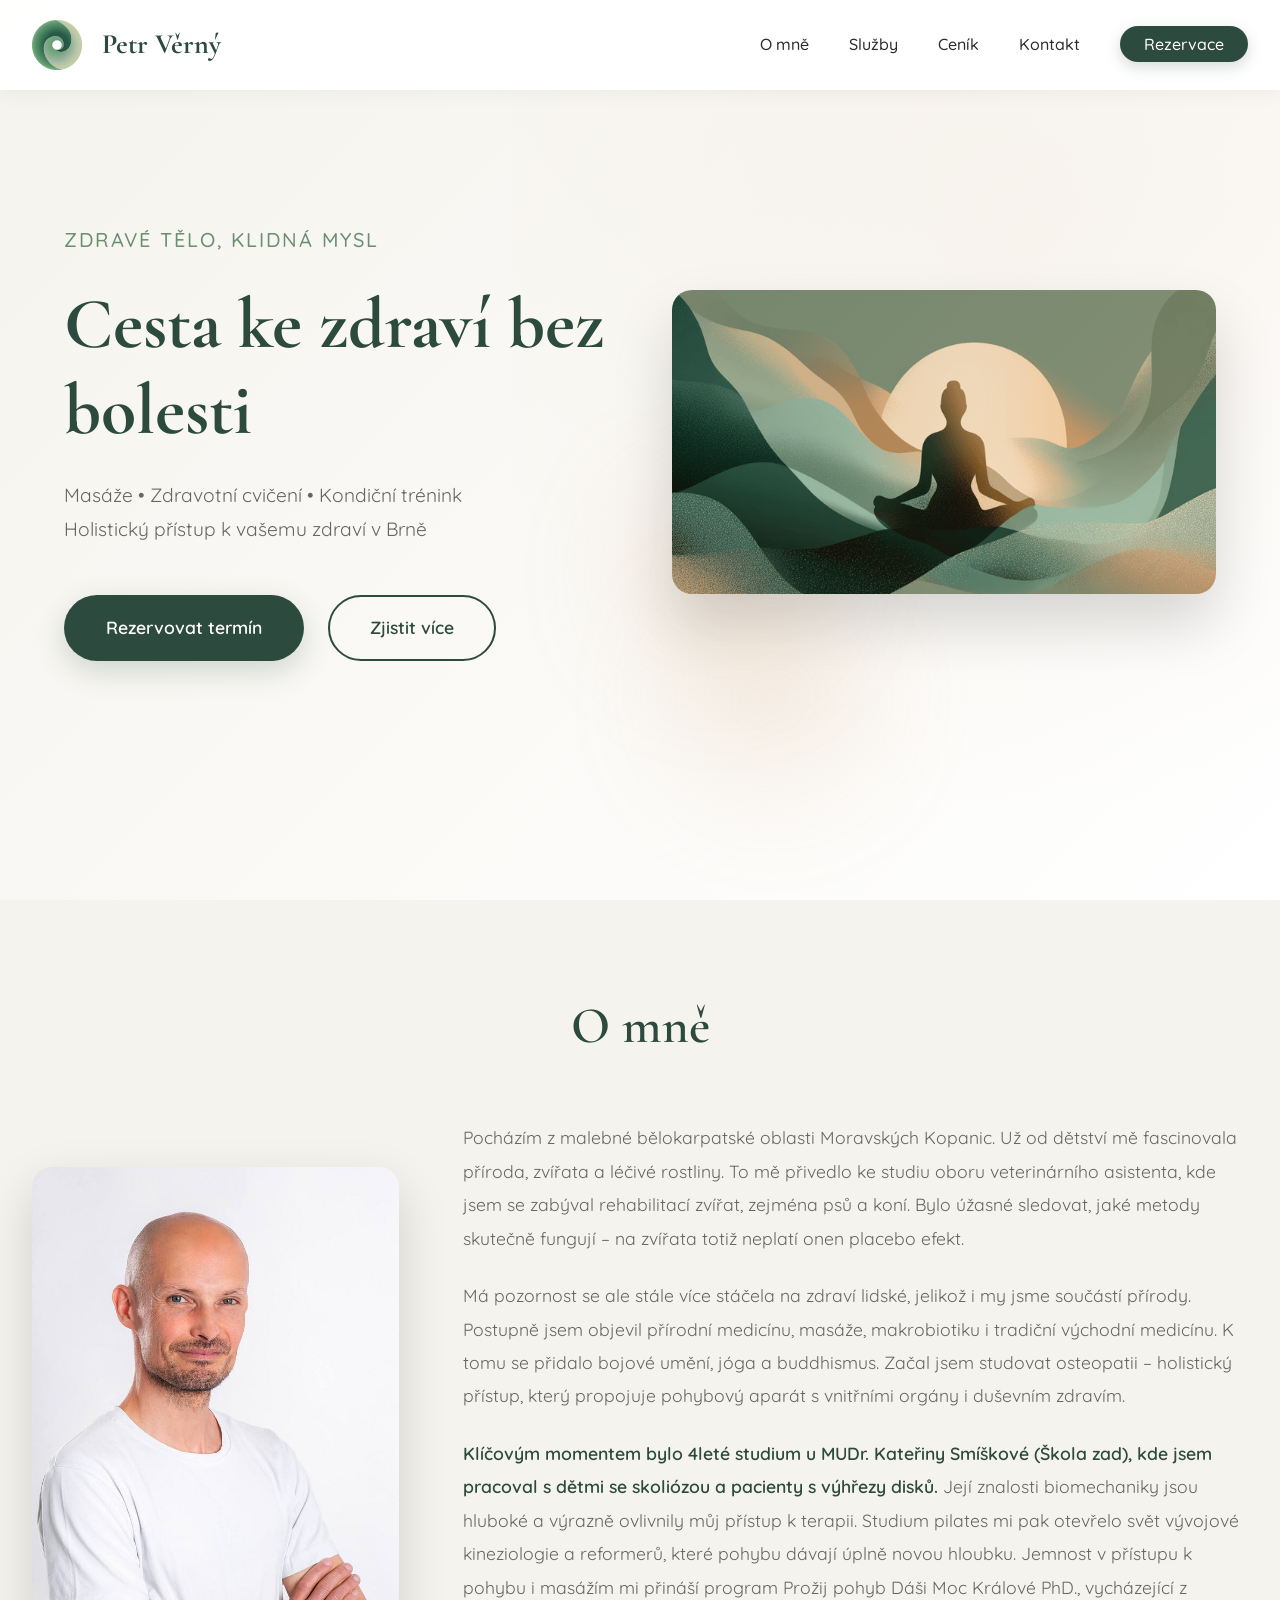
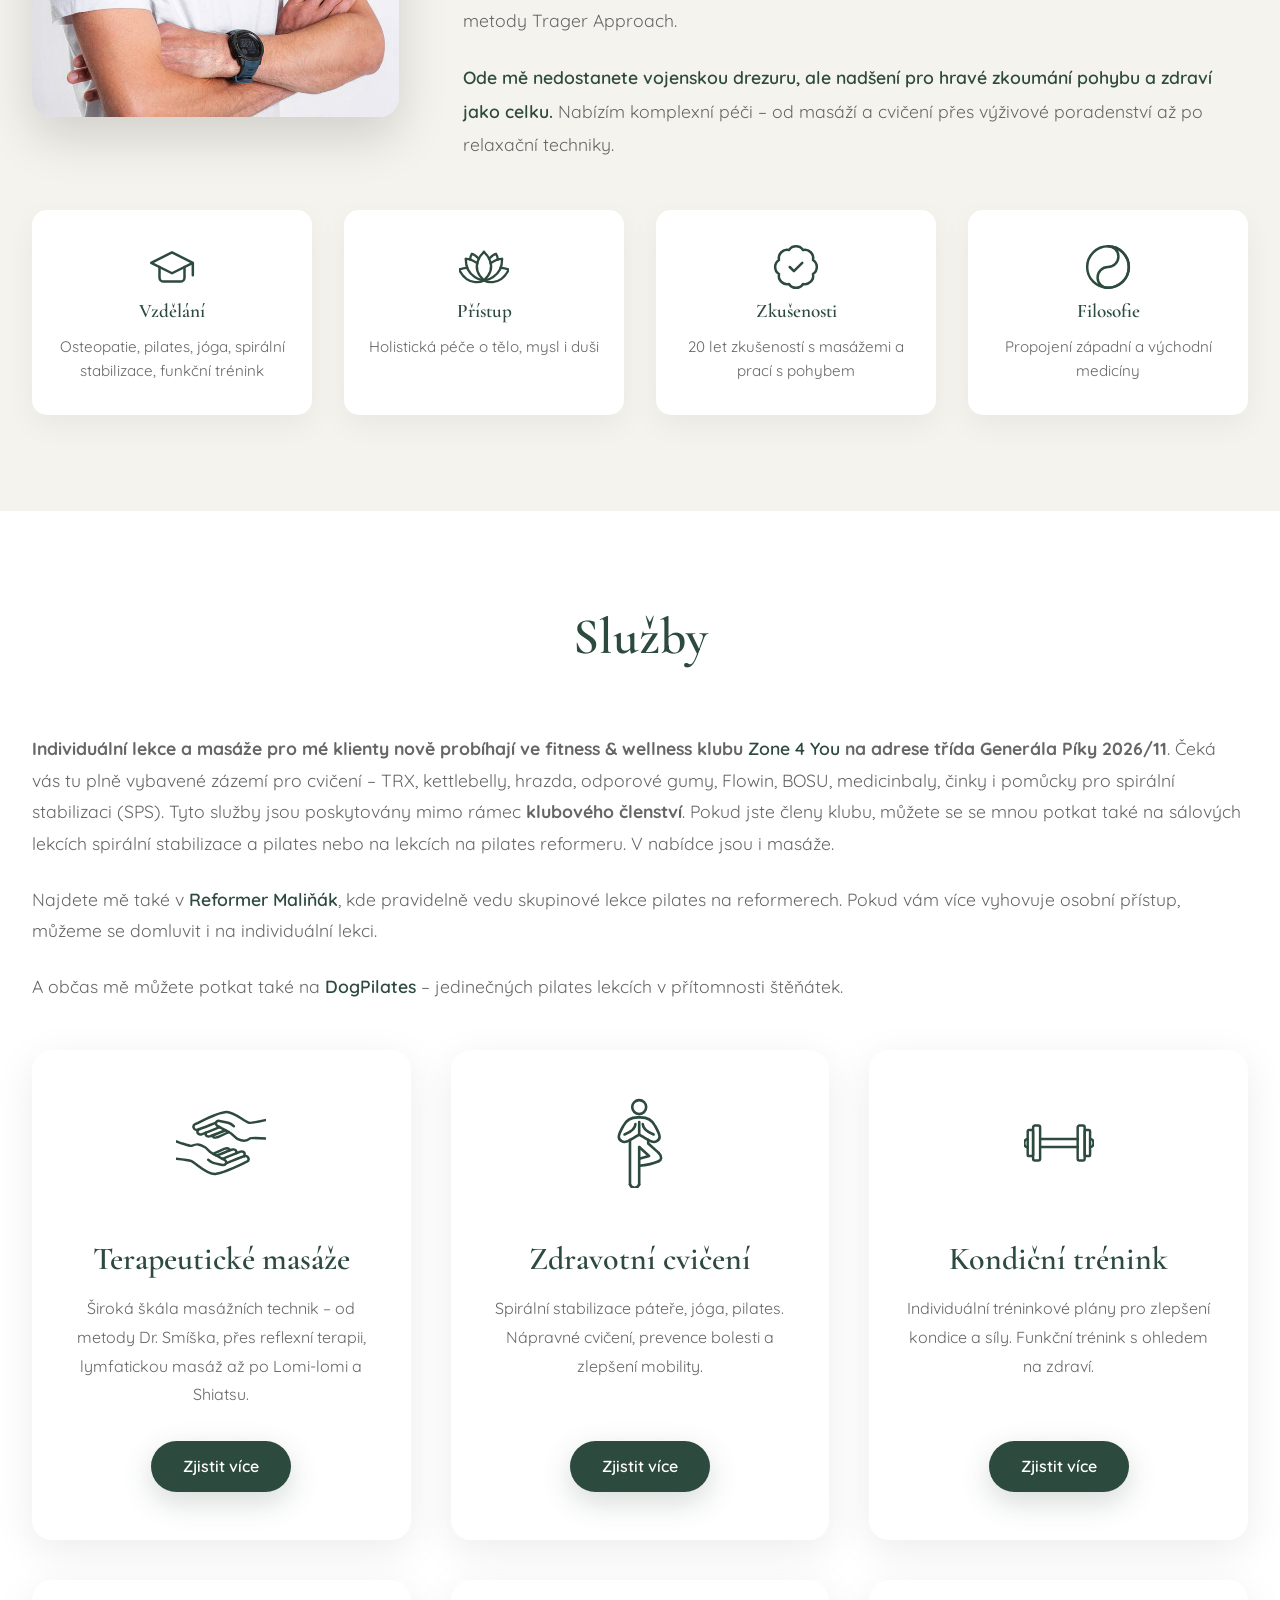
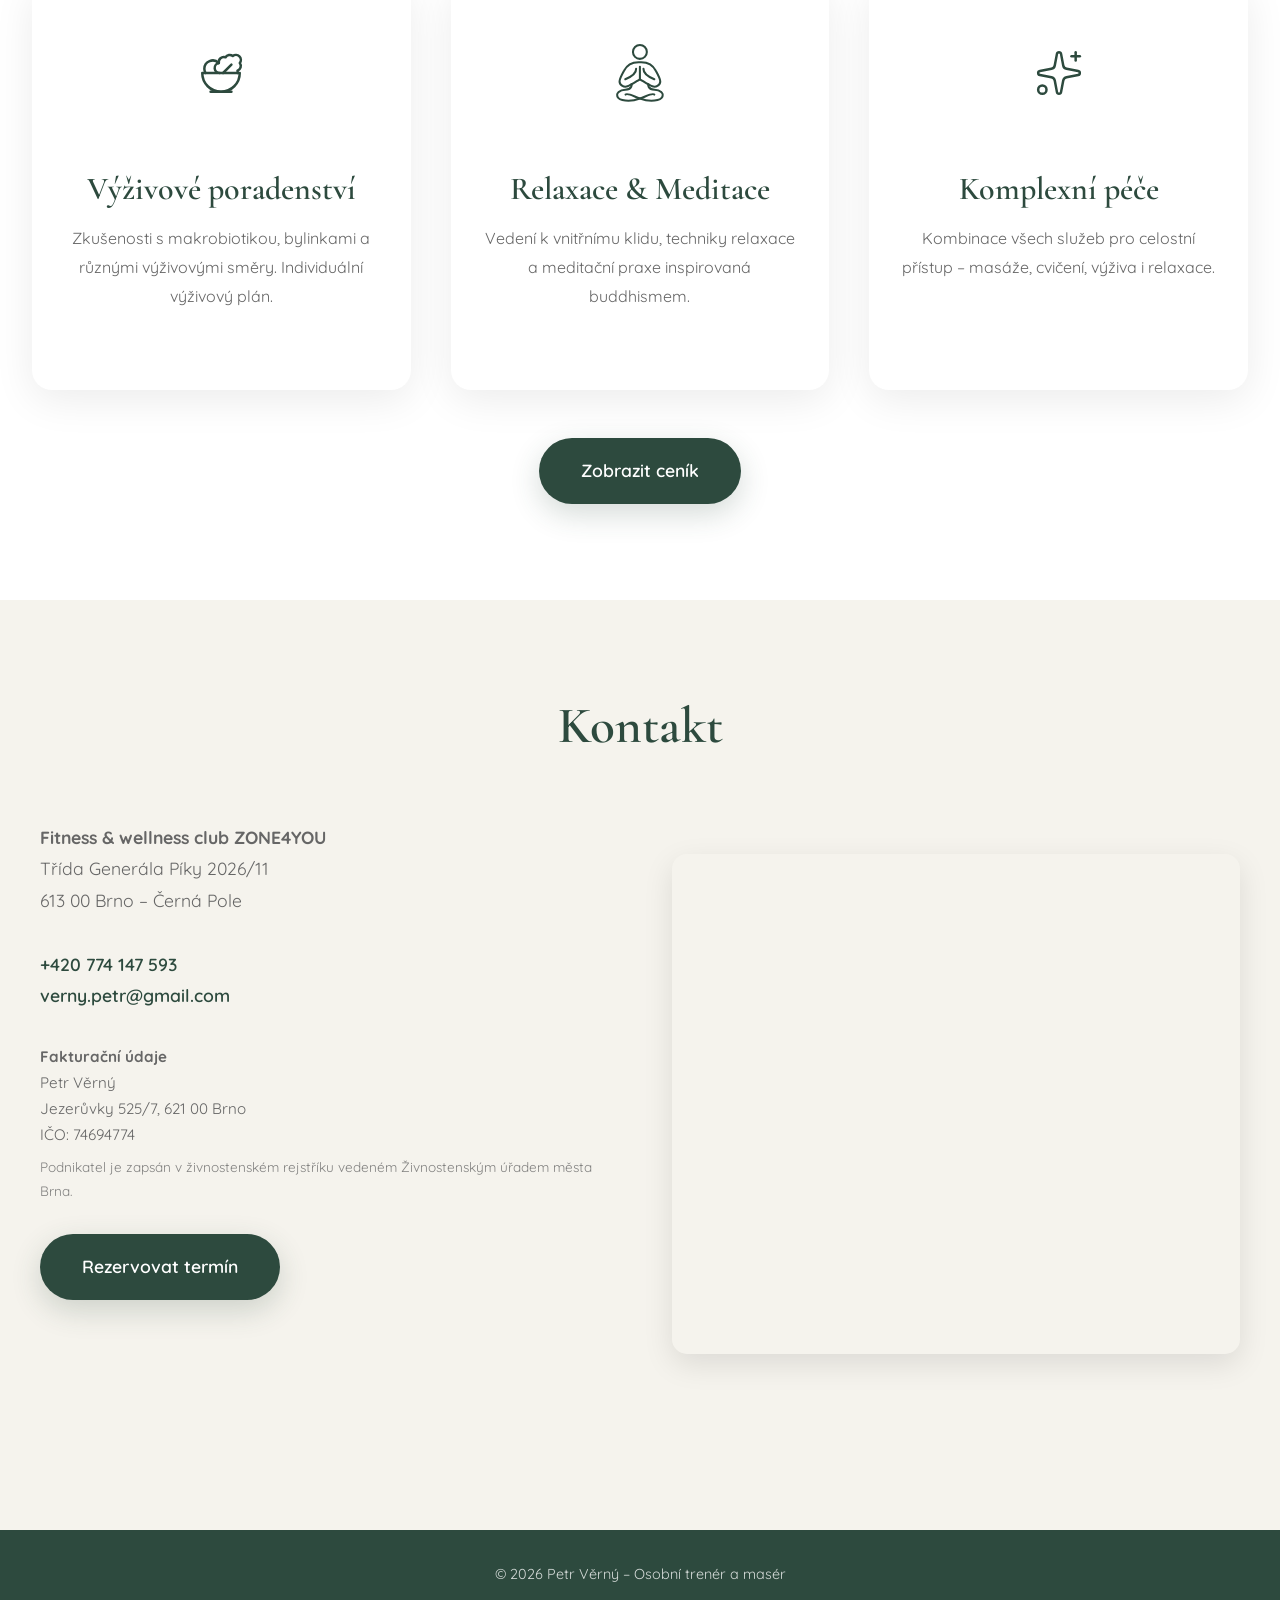
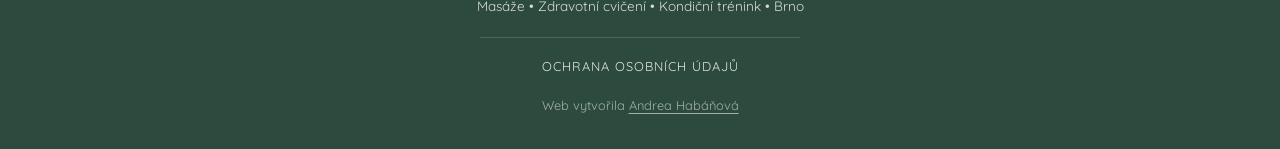
<file: index.html>
<!doctype html>
<html lang="cs">
    <head>
        <meta charset="UTF-8" />
        <meta name="viewport" content="width=device-width, initial-scale=1.0" />
        <title>Petr Věrný – Osobní trenér a terapeut | Brno</title>
        <link rel="icon" type="image/x-icon" href="images/logo.ico" />
        <meta
            name="description"
            content="Masáže, zdravotní a kondiční cvičení v Brně. Holistický přístup ke zdraví."
        />

        <meta property="og:type" content="website" />
        <meta property="og:locale" content="cs_CZ" />
        <meta property="og:site_name" content="Petr Věrný" />
        <meta
            property="og:title"
            content="Petr Věrný – Osobní trenér a terapeut | Brno"
        />
        <meta
            property="og:description"
            content="Masáže, zdravotní a kondiční cvičení v Brně. Holistický přístup ke zdraví."
        />
        <meta property="og:url" content="https://petrverny.eu/" />
        <meta
            property="og:image"
            content="https://petrverny.eu/images/og.png"
        />

        <link rel="preconnect" href="https://fonts.googleapis.com" />
        <link rel="preconnect" href="https://fonts.gstatic.com" crossorigin />
        <link
            href="https://fonts.googleapis.com/css2?family=Cormorant+Garamond:wght@300;400;600;700&family=Quicksand:wght@300;400;500;600&display=swap"
            rel="stylesheet"
        />

        <link rel="stylesheet" href="styles.css" />
    </head>
    <body>
        <nav id="navbar">
            <div class="nav-container">
                <a href="index.html" class="logo">
                    <img
                        src="images/logo.png"
                        alt="Logo"
                        style="
                            height: 50px;
                            width: auto;
                            vertical-align: middle;
                            margin-right: 20px;
                        "
                    />Petr Věrný
                </a>
                <button
                    class="mobile-menu-btn"
                    id="mobileMenuBtn"
                    aria-label="Menu"
                    aria-expanded="false"
                >
                    <span></span>
                    <span></span>
                    <span></span>
                </button>
                <ul class="nav-links" id="navLinks">
                    <li><a href="#o-mne">O mně</a></li>
                    <li><a href="#sluzby">Služby</a></li>
                    <li><a href="cenik.html">Ceník</a></li>
                    <li><a href="#kontakt">Kontakt</a></li>
                    <li>
                        <a
                            href="https://petr-verny.reservio.com/"
                            target="_blank"
                            class="btn-rezervace"
                            >Rezervace</a
                        >
                    </li>
                </ul>
            </div>
        </nav>

        <section class="hero" id="uvod">
            <div class="hero-container">
                <div class="hero-content">
                    <div class="hero-subtitle">Zdravé tělo, klidná mysl</div>
                    <h1>Cesta ke zdraví bez bolesti</h1>
                    <p class="hero-description">
                        Masáže • Zdravotní cvičení • Kondiční trénink<br />
                        Holistický přístup k vašemu zdraví v Brně
                    </p>
                    <div class="hero-buttons">
                        <a
                            href="https://petr-verny.reservio.com/"
                            target="_blank"
                            class="btn btn-primary"
                            >Rezervovat termín</a
                        >
                        <a href="#sluzby" class="btn btn-secondary"
                            >Zjistit více</a
                        >
                    </div>
                </div>
                <div class="hero-visual">
                    <div class="hero-image-container">
                        <img
                            src="images/hero-image.png"
                            alt="Wellness a zdraví"
                        />
                    </div>
                    <div class="decorative-element"></div>
                    <div class="decorative-element"></div>
                </div>
            </div>
        </section>

        <section id="o-mne">
            <div class="container">
                <div class="section-header">
                    <h2 class="section-title">O mně</h2>
                </div>
                <div class="about-content">
                    <div class="about-photo">
                        <img src="images/1000024713.jpg" alt="Petr Věrný" />
                    </div>
                    <div class="about-text">
                        <p>
                            Pocházím z malebné bělokarpatské oblasti Moravských
                            Kopanic. Už od dětství mě fascinovala příroda,
                            zvířata a léčivé rostliny. To mě přivedlo ke studiu
                            oboru veterinárního asistenta, kde jsem se zabýval
                            rehabilitací zvířat, zejména psů a koní. Bylo úžasné
                            sledovat, jaké metody skutečně fungují – na zvířata
                            totiž neplatí onen placebo efekt.
                        </p>
                        <p>
                            Má pozornost se ale stále více stáčela na zdraví
                            lidské, jelikož i my jsme součástí přírody. Postupně
                            jsem objevil přírodní medicínu, masáže, makrobiotiku
                            i tradiční východní medicínu. K tomu se přidalo
                            bojové umění, jóga a buddhismus. Začal jsem studovat
                            osteopatii – holistický přístup, který propojuje
                            pohybový aparát s vnitřními orgány i duševním
                            zdravím.
                        </p>
                        <p>
                            <strong
                                >Klíčovým momentem bylo 4leté studium u MUDr.
                                Kateřiny Smíškové (Škola zad), kde jsem pracoval
                                s dětmi se skoliózou a pacienty s výhřezy
                                disků.</strong
                            >
                            Její znalosti biomechaniky jsou hluboké a výrazně
                            ovlivnily můj přístup k terapii. Studium pilates mi
                            pak otevřelo svět vývojové kineziologie a reformerů,
                            které pohybu dávají úplně novou hloubku. Jemnost v
                            přístupu k pohybu i masážím mi přináší program
                            Prožij pohyb Dáši Moc Králové PhD., vycházející z
                            metody Trager Approach.
                        </p>
                        <p>
                            <strong
                                >Ode mě nedostanete vojenskou drezuru, ale
                                nadšení pro hravé zkoumání pohybu a zdraví jako
                                celku.</strong
                            >
                            Nabízím komplexní péči – od masáží a cvičení přes
                            výživové poradenství až po relaxační techniky.
                        </p>
                    </div>
                </div>

                <div class="about-highlights">
                    <div class="highlight-card">
                        <div class="highlight-icon">
                            <svg
                                viewBox="0 0 24 24"
                                fill="none"
                                stroke="#2d4a3e"
                                stroke-width="1.2"
                            >
                                <path
                                    d="M22 10v6M2 10l10-5 10 5-10 5-10-5z"
                                    stroke-linecap="round"
                                    stroke-linejoin="round"
                                />
                                <path
                                    d="M6 12v5c0 1.1.9 2 2 2h8a2 2 0 002-2v-5"
                                    stroke-linecap="round"
                                    stroke-linejoin="round"
                                />
                            </svg>
                        </div>
                        <h4>Vzdělání</h4>
                        <p>
                            Osteopatie, pilates, jóga, spirální stabilizace,
                            funkční trénink
                        </p>
                    </div>
                    <div class="highlight-card">
                        <div class="highlight-icon">
                            <svg
                                viewBox="0 0 384 234"
                                fill="none"
                                stroke="#2d4a3e"
                                stroke-linecap="round"
                                stroke-linejoin="round"
                            >
                                <path
                                    stroke-width="18"
                                    d="M191.671,0.6c0,0 122.676,108.725 0,218.768"
                                />
                                <path
                                    stroke-width="18"
                                    d="M191.671,0.6c0,0 -122.79,108.725 -0.113,218.768"
                                />
                                <path
                                    stroke-width="18"
                                    d="M243.175,87.275c1.082,-0.361 49.235,-34.585 87.576,-32.087"
                                />
                                <path
                                    stroke-width="18"
                                    d="M191.67,219.368c-1.924,5.13 143.283,-19.09 139.081,-164.087"
                                />
                                <path
                                    stroke-width="18"
                                    d="M140.035,87.275c-1.082,-0.361 -49.235,-34.585 -87.576,-32.087"
                                />
                                <path
                                    stroke-width="18"
                                    d="M191.54,219.368c1.924,5.13 -143.283,-19.09 -139.081,-164.087"
                                />
                                <path
                                    stroke-width="18"
                                    d="M230.985,52.899c0,0 35.224,-32.199 52.944,-36.413"
                                />
                                <path
                                    stroke-width="18"
                                    d="M283.929,16.486c0,0 10.697,14.033 14.263,43.22"
                                />
                                <path
                                    stroke-width="18"
                                    d="M152.217,52.899c0,0 -35.224,-32.199 -52.944,-36.413"
                                />
                                <path
                                    stroke-width="18"
                                    d="M99.273,16.486c0,0 -10.697,14.033 -14.263,43.22"
                                />
                                <path
                                    stroke-width="18"
                                    d="M320,123.401c0,0 49.725,4.852 62.629,14.123"
                                />
                                <path
                                    stroke-width="18"
                                    d="M191.67,219.99c0,0 115.742,61.522 190.959,-82.354"
                                />
                                <path
                                    stroke-width="18"
                                    d="M63.229,123.401c0,0 -49.725,4.852 -62.629,14.123"
                                />
                                <path
                                    stroke-width="18"
                                    d="M191.559,219.99c0,0 -115.742,61.522 -190.959,-82.354"
                                />
                            </svg>
                        </div>
                        <h4>Přístup</h4>
                        <p>Holistická péče o tělo, mysl i duši</p>
                    </div>
                    <div class="highlight-card">
                        <div class="highlight-icon">
                            <svg
                                viewBox="0 0 24 24"
                                fill="none"
                                stroke="#2d4a3e"
                                stroke-width="1.2"
                                stroke-linecap="round"
                                stroke-linejoin="round"
                            >
                                <path
                                    d="M3.85 8.62a4 4 0 0 1 4.78-4.77 4 4 0 0 1 6.74 0 4 4 0 0 1 4.78 4.78 4 4 0 0 1 0 6.74 4 4 0 0 1-4.77 4.78 4 4 0 0 1-6.75 0 4 4 0 0 1-4.78-4.77 4 4 0 0 1 0-6.76Z"
                                />
                                <path d="m9 12 2 2 4-4" />
                            </svg>
                        </div>
                        <h4>Zkušenosti</h4>
                        <p>20 let zkušeností s masážemi a prací s pohybem</p>
                    </div>
                    <div class="highlight-card">
                        <div class="highlight-icon">
                            <svg
                                viewBox="0 0 24 24"
                                fill="none"
                                stroke="#2d4a3e"
                                stroke-width="1.2"
                            >
                                <circle cx="12" cy="12" r="10" />
                                <path
                                    d="M12 2a10 10 0 010 20 5 5 0 010-10 5 5 0 000-10"
                                    stroke-linecap="round"
                                />
                            </svg>
                        </div>
                        <h4>Filosofie</h4>
                        <p>Propojení západní a východní medicíny</p>
                    </div>
                </div>
            </div>
        </section>

        <section id="sluzby">
            <div class="container">
                <div class="section-header">
                    <h2 class="section-title">Služby</h2>
                </div>
                <div class="services-intro">
                    <p>
                        <strong
                            >Individuální lekce a masáže pro mé klienty nově
                            probíhají ve fitness & wellness klubu
                            <a href="https://www.zone4you.cz" target="_blank"
                                >Zone 4 You</a
                            >
                            na adrese třída Generála Píky 2026/11</strong
                        >. Čeká vás tu plně vybavené zázemí pro cvičení – TRX,
                        kettlebelly, hrazda, odporové gumy, Flowin, BOSU,
                        medicinbaly, činky i pomůcky pro spirální stabilizaci
                        (SPS). Tyto služby jsou poskytovány mimo rámec
                        <strong>klubového členství</strong>. Pokud jste členy
                        klubu, můžete se se mnou potkat také na sálových lekcích
                        spirální stabilizace a pilates nebo na lekcích na
                        pilates reformeru. V nabídce jsou i masáže.
                    </p>
                    <p>
                        Najdete mě také v
                        <a href="https://reformermalinak.cz" target="_blank"
                            >Reformer Maliňák</a
                        >, kde pravidelně vedu skupinové lekce pilates na
                        reformerech. Pokud vám více vyhovuje osobní přístup,
                        můžeme se domluvit i na individuální lekci.
                    </p>
                    <p>
                        A občas mě můžete potkat také na
                        <a href="https://www.dogpilates.cz" target="_blank"
                            >DogPilates</a
                        >
                        – jedinečných pilates lekcích v přítomnosti štěňátek.
                    </p>
                </div>
                <div class="services-grid">
                    <div class="service-card">
                        <span class="service-icon hands-icon">
                            <svg
                                viewBox="0 0 731 505"
                                fill="none"
                                stroke="#2d4a3e"
                                stroke-linecap="round"
                                stroke-linejoin="round"
                            >
                                <path
                                    stroke-width="20"
                                    d="M725.427,66.406c0,0 -121.019,27.414 -135.976,20.981c-45.359,-19.507 -122.752,-88.23 -178.745,-86.867c-69.267,1.686 -176.68,62.409 -255.335,99.226c-25.839,12.095 -10.308,53.511 16.614,46.265c27.541,-7.412 105.6,-40.411 152.782,-58.779"
                                />
                                <path
                                    stroke-width="20"
                                    d="M354.476,123.726c0,0 -130.127,51.782 -146.791,57.994c-14.936,5.568 -44.429,-3.011 -29.73,-37.074"
                                />
                                <path
                                    stroke-width="20"
                                    d="M402.371,148.984c0,0 -112.426,45.824 -129.687,50.107c-11.379,2.823 -40.415,-2.16 -29.19,-30.862"
                                />
                                <path
                                    stroke-width="20"
                                    d="M428.726,163.436c-0.374,-0.873 -44.31,22.562 -79.28,37.109c-9.47,3.939 -17.373,5.371 -21.001,6.447c-8.694,2.577 -35.556,5.207 -27.401,-18.12"
                                />
                                <path
                                    stroke-width="20"
                                    d="M470.21,115.858c0,0 -22.855,-18.547 -36.422,-23.534c-19.125,-7.03 -78.328,-18.647 -78.328,-18.647c-27.941,-6.395 -42.278,20.116 -21.58,38.703c4.476,4.02 86.232,44.259 110.82,60.555c19.733,13.078 31.352,34.313 54.238,45.846c36.799,18.543 77.439,18.351 102.734,-3.338c8.143,-6.982 128.309,0 128.309,0"
                                />
                                <path
                                    stroke-width="20"
                                    d="M0.547,380.627c0,0 105.262,10.854 120.219,17.286c45.359,19.507 127.254,113.554 200.129,106.001c68.918,-7.143 176.68,-62.409 255.335,-99.226c25.839,-12.095 10.308,-53.511 -16.614,-46.265c-27.541,7.412 -105.6,40.411 -152.782,58.779"
                                />
                                <path
                                    stroke-width="20"
                                    d="M377.125,380.708c0,0 130.127,-51.782 146.791,-57.994c14.936,-5.568 44.429,3.011 29.73,37.074"
                                />
                                <path
                                    stroke-width="20"
                                    d="M329.23,355.45c0,0 112.426,-45.824 129.687,-50.107c11.379,-2.823 40.415,2.16 29.19,30.862"
                                />
                                <path
                                    stroke-width="20"
                                    d="M302.875,340.998c0.374,0.873 44.31,-22.562 79.28,-37.109c9.47,-3.939 17.373,-5.371 21.001,-6.447c8.694,-2.577 35.556,-5.207 27.401,18.12"
                                />
                                <path
                                    stroke-width="20"
                                    d="M261.391,388.576c0,0 22.855,18.547 36.422,23.534c19.125,7.03 78.328,18.647 78.328,18.647c27.941,6.395 42.278,-20.116 21.58,-38.703c-4.476,-4.02 -86.232,-44.259 -110.82,-60.555c-19.733,-13.078 -32.652,-32.031 -54.238,-45.846c-44.019,-28.17 -65.552,-26.701 -106.11,-9.606c-10.703,4.512 -128.739,-37.983 -126.005,-37.142"
                                />
                            </svg>
                        </span>
                        <h3>Terapeutické masáže</h3>
                        <p>
                            Široká škála masážních technik – od metody Dr.
                            Smíška, přes reflexní terapii, lymfatickou masáž až
                            po Lomi-lomi a Shiatsu.
                        </p>
                        <a href="masaze.html" class="btn-service"
                            >Zjistit více</a
                        >
                    </div>

                    <div class="service-card">
                        <span class="service-icon joga-icon">
                            <svg
                                viewBox="0 -3 62 131"
                                fill="none"
                                stroke="#2d4a3e"
                                stroke-linecap="round"
                                stroke-linejoin="round"
                            >
                                <path
                                    stroke-width="3.8"
                                    d="M30.522,50.538c6.24,3.85 12.807,8.343 17.402,9.904c5.713,1.94 11.863,-2.159 11.611,-7.456c-0.184,-3.871 -6.5,-15.227 -6.5,-15.227c-5.01,-10.261 -12.757,-12.908 -22.513,-12.561l-1.382,0c-9.756,-0.347 -17.503,2.3 -22.513,12.561c0,0 -6.316,11.356 -6.5,15.227c-0.251,5.298 5.898,9.397 11.611,7.456c4.595,-1.56 11.162,-6.054 17.402,-9.904l0.691,-0.405l0.691,0.405Z"
                                />
                                <path
                                    stroke-width="3.8"
                                    d="M29.831,50.133l0,-18.131"
                                />
                                <path
                                    stroke-width="3.8"
                                    d="M8.491,50.133c10.566,-4.459 16.108,-9.467 15.812,-15.355"
                                />
                                <path
                                    stroke-width="3.8"
                                    d="M50.846,50.133c-10.566,-4.459 -16.108,-9.467 -15.812,-15.355"
                                />
                                <circle
                                    cx="29.831"
                                    cy="10.264"
                                    r="10.144"
                                    stroke-width="3.8"
                                />
                                <path
                                    stroke-width="3.8"
                                    d="M16.403,58.384l0,64.452"
                                />
                                <path
                                    stroke-width="3.8"
                                    d="M29.831,68.338l0,54.497"
                                />
                                <path
                                    stroke-width="3.8"
                                    d="M16.403,122.835c2.183,6.418 11.2,6.526 13.429,0"
                                />
                                <path
                                    stroke-width="3.8"
                                    d="M29.831,68.338l14.458,12.951l-14.458,4.174"
                                />
                                <path
                                    stroke-width="3.8"
                                    d="M42.947,58.384l0,4.805l15.298,13.712"
                                />
                                <path
                                    stroke-width="3.8"
                                    d="M58.245,88.984c-7.44,3.217 -16.805,5.471 -28.414,6.603"
                                />
                                <path
                                    stroke-width="3.8"
                                    d="M58.245,76.901c5.404,6.023 3.941,9.807 0,12.083"
                                />
                            </svg>
                        </span>
                        <h3>Zdravotní cvičení</h3>
                        <p>
                            Spirální stabilizace páteře, jóga, pilates. Nápravné
                            cvičení, prevence bolesti a zlepšení mobility.
                        </p>
                        <a href="cviceni.html" class="btn-service"
                            >Zjistit více</a
                        >
                    </div>

                    <div class="service-card">
                        <span class="service-icon dumbbell-icon">
                            <svg
                                viewBox="0 0 248 126"
                                fill="none"
                                stroke="#2d4a3e"
                                stroke-linecap="round"
                                stroke-linejoin="round"
                            >
                                <path
                                    stroke-width="8.7"
                                    d="M57.275,49.094l132.876,0"
                                />
                                <path
                                    stroke-width="8.7"
                                    d="M57.275,77.211l132.876,0"
                                />
                                <path
                                    stroke-width="8.7"
                                    d="M32.242,21.37l0,82.908c0,2.636 -2.14,4.777 -4.777,4.777l-9.554,0c-2.636,0 -4.777,-2.14 -4.777,-4.777l0,-82.908c0,-2.636 2.14,-4.777 4.777,-4.777l9.554,0c2.636,0 4.777,2.14 4.777,4.777Z"
                                />
                                <path
                                    stroke-width="8.7"
                                    d="M13.134,49.098c-16.093,-0.376 -16.265,28.195 0,28.771"
                                />
                                <path
                                    stroke-width="8.7"
                                    d="M234.076,48.441c16.093,-0.376 16.265,28.195 0,28.771"
                                />
                                <path
                                    stroke-width="8.7"
                                    d="M234.076,21.37l0,82.908c0,2.636 -2.14,4.777 -4.777,4.777l-9.554,0c-2.636,0 -4.777,-2.14 -4.777,-4.777l0,-82.908c0,-2.636 2.14,-4.777 4.777,-4.777l9.554,0c2.636,0 4.777,2.14 4.777,4.777Z"
                                />
                                <path
                                    stroke-width="8.7"
                                    d="M57.059,7.204l0,111.459c0,3.424 -2.78,6.204 -6.204,6.204l-12.409,0c-3.424,0 -6.204,-2.78 -6.204,-6.204l0,-111.459c0,-3.424 2.78,-6.204 6.204,-6.204l12.409,0c3.424,0 6.204,2.78 6.204,6.204Z"
                                />
                                <path
                                    stroke-width="8.7"
                                    d="M214.969,7.237l0,111.459c0,3.424 -2.78,6.204 -6.204,6.204l-12.409,0c-3.424,0 -6.204,-2.78 -6.204,-6.204l0,-111.459c0,-3.424 2.78,-6.204 6.204,-6.204l12.409,0c3.424,0 6.204,2.78 6.204,6.204Z"
                                />
                            </svg>
                        </span>
                        <h3>Kondiční trénink</h3>
                        <p>
                            Individuální tréninkové plány pro zlepšení kondice a
                            síly. Funkční trénink s ohledem na zdraví.
                        </p>
                        <a href="cviceni.html" class="btn-service"
                            >Zjistit více</a
                        >
                    </div>

                    <div class="service-card">
                        <span class="service-icon">
                            <svg
                                viewBox="0 0 24 24"
                                fill="none"
                                stroke="#2d4a3e"
                                stroke-width="1.2"
                                stroke-linecap="round"
                                stroke-linejoin="round"
                            >
                                <path d="M7 21h10" />
                                <path
                                    d="M12 21a9 9 0 0 0 9-9H3a9 9 0 0 0 9 9Z"
                                />
                                <path
                                    d="M11.38 12a2.4 2.4 0 0 1-.4-4.77 2.4 2.4 0 0 1 3.2-2.77 2.4 2.4 0 0 1 3.47-.63 2.4 2.4 0 0 1 3.37 3.37 2.4 2.4 0 0 1-1.1 3.7 2.51 2.51 0 0 1 .03 1.1"
                                />
                                <path d="m13 12 4-4" />
                                <path
                                    d="M10.9 7.25A3.99 3.99 0 0 0 4 10c0 .73.2 1.41.54 2"
                                />
                            </svg>
                        </span>
                        <h3>Výživové poradenství</h3>
                        <p>
                            Zkušenosti s makrobiotikou, bylinkami a různými
                            výživovými směry. Individuální výživový plán.
                        </p>
                    </div>

                    <div class="service-card">
                        <span class="service-icon meditation-icon">
                            <svg
                                viewBox="-3 0 73 82"
                                fill="none"
                                stroke="#2d4a3e"
                                stroke-linecap="round"
                                stroke-linejoin="round"
                            >
                                <path
                                    stroke-width="3"
                                    d="M34.056,50.538c6.24,3.85 12.807,8.343 17.402,9.904c5.713,1.94 11.863,-2.159 11.611,-7.456c-0.184,-3.871 -6.5,-15.227 -6.5,-15.227c-5.01,-10.261 -12.757,-12.908 -22.513,-12.561l-1.382,0c-9.756,-0.347 -17.503,2.3 -22.513,12.561c0,0 -6.316,11.356 -6.5,15.227c-0.251,5.298 5.898,9.397 11.611,7.456c4.595,-1.56 11.162,-6.054 17.402,-9.904l0.691,-0.405l0.691,0.405Z"
                                />
                                <path
                                    stroke-width="3"
                                    d="M33.365,50.133l0,-18.131"
                                />
                                <path
                                    stroke-width="3"
                                    d="M12.025,50.133c10.566,-4.459 16.108,-9.467 15.812,-15.355"
                                />
                                <path
                                    stroke-width="3"
                                    d="M54.38,50.133c-10.566,-4.459 -16.108,-9.467 -15.812,-15.355"
                                />
                                <circle
                                    cx="33.365"
                                    cy="10.264"
                                    r="10.144"
                                    stroke-width="3"
                                />
                                <path
                                    stroke-width="3"
                                    d="M21.289,57.618c0,0 0.997,7.495 -9.263,7.727c-9.768,0.221 -12.047,6.175 -11.884,7.286c0.1,0.683 -1.26,5.635 7.606,7.846c8.871,2.213 16.147,1.337 25.618,-2.193c10.595,-3.949 18.318,-8.509 21.015,-5.779"
                                />
                                <path
                                    stroke-width="3"
                                    d="M45.514,57.618c0,0 -0.997,7.495 9.263,7.727c9.768,0.221 12.047,6.175 11.884,7.286c-0.1,0.683 1.26,5.635 -7.606,7.846c-8.871,2.213 -16.147,1.337 -25.618,-2.193c-10.595,-3.949 -18.318,-8.509 -21.015,-5.779"
                                />
                            </svg>
                        </span>
                        <h3>Relaxace & Meditace</h3>
                        <p>
                            Vedení k vnitřnímu klidu, techniky relaxace a
                            meditační praxe inspirovaná buddhismem.
                        </p>
                    </div>

                    <div class="service-card">
                        <span class="service-icon">
                            <svg
                                viewBox="0 0 24 24"
                                fill="none"
                                stroke="#2d4a3e"
                                stroke-width="1.2"
                                stroke-linecap="round"
                                stroke-linejoin="round"
                            >
                                <path
                                    d="M11.017 2.814a1 1 0 0 1 1.966 0l1.051 5.558a2 2 0 0 0 1.594 1.594l5.558 1.051a1 1 0 0 1 0 1.966l-5.558 1.051a2 2 0 0 0-1.594 1.594l-1.051 5.558a1 1 0 0 1-1.966 0l-1.051-5.558a2 2 0 0 0-1.594-1.594l-5.558-1.051a1 1 0 0 1 0-1.966l5.558-1.051a2 2 0 0 0 1.594-1.594z"
                                />
                                <path d="M20 2v4" />
                                <path d="M22 4h-4" />
                                <circle cx="4" cy="20" r="2" />
                            </svg>
                        </span>
                        <h3>Komplexní péče</h3>
                        <p>
                            Kombinace všech služeb pro celostní přístup –
                            masáže, cvičení, výživa i relaxace.
                        </p>
                    </div>
                </div>

                <div style="text-align: center; margin-top: 3rem">
                    <a href="cenik.html" class="btn btn-primary"
                        >Zobrazit ceník</a
                    >
                </div>
            </div>
        </section>

        <section id="kontakt">
            <div class="container">
                <div class="section-header">
                    <h2 class="section-title">Kontakt</h2>
                </div>
                <div class="contact-simple">
                    <div class="contact-content">
                        <div class="contact-info">
                            <div class="contact-item">
                                <p>
                                    <strong
                                        >Fitness & wellness club
                                        ZONE4YOU</strong
                                    ><br />
                                    Třída Generála Píky 2026/11<br />
                                    613 00 Brno – Černá Pole
                                </p>
                            </div>

                            <div class="contact-item">
                                <p>
                                    <a href="tel:+420774147593"
                                        >+420 774 147 593</a
                                    >
                                </p>
                                <p>
                                    <a href="mailto:verny.petr@gmail.com"
                                        >verny.petr@gmail.com</a
                                    >
                                </p>
                            </div>

                            <div class="contact-item contact-legal">
                                <p>
                                    <strong>Fakturační údaje</strong><br />
                                    Petr Věrný<br />
                                    Jezerůvky 525/7, 621 00 Brno<br />
                                    IČO: 74694774
                                </p>
                                <p class="contact-legal-note">
                                    Podnikatel je zapsán v živnostenském
                                    rejstříku vedeném Živnostenským úřadem města
                                    Brna.
                                </p>
                            </div>

                            <a
                                href="https://petr-verny.reservio.com/"
                                target="_blank"
                                class="btn btn-primary btn-contact"
                                >Rezervovat termín</a
                            >
                        </div>

                        <div class="contact-map-container">
                            <div class="contact-map">
                                <iframe
                                    src="https://www.google.com/maps/embed?pb=!1m18!1m12!1m3!1d3267.708327134094!2d16.61363867690706!3d49.219092475254456!2m3!1f0!2f0!3f0!3m2!1i1024!2i768!4f13.1!3m3!1m2!1s0x4712947a79a5cfd1%3A0x478f24137e0a1712!2sFitness%20%26%20wellness%20club%20ZONE4YOU!5e1!3m2!1scs!2scz!4v1785061928695!5m2!1scs!2scz"
                                    title="Mapa – Fitness &amp; wellness club ZONE4YOU"
                                    width="100%"
                                    height="500"
                                    style="
                                        border: 0;
                                        border-radius: 15px;
                                        box-shadow: 0 10px 30px
                                            rgba(0, 0, 0, 0.1);
                                    "
                                    allowfullscreen=""
                                    loading="lazy"
                                    referrerpolicy="no-referrer-when-downgrade"
                                ></iframe>
                            </div>
                        </div>
                    </div>
                </div>
            </div>
        </section>

        <footer>
            <div class="footer-content">
                <div class="footer-bottom">
                    <p>&copy; 2026 Petr Věrný – Osobní trenér a masér</p>
                    <p class="footer-tagline">
                        Masáže • Zdravotní cvičení • Kondiční trénink • Brno
                    </p>
                    <p class="footer-legal">
                        <a href="gdpr.html">Ochrana osobních údajů</a>
                    </p>
                    <p class="footer-credit">
                        Web vytvořila
                        <a
                            href="https://ahabanova.eu/"
                            target="_blank"
                            rel="noopener"
                            >Andrea Habáňová</a
                        >
                    </p>
                </div>
            </div>
        </footer>

        <script src="script.js"></script>
    </body>
</html>
</file>
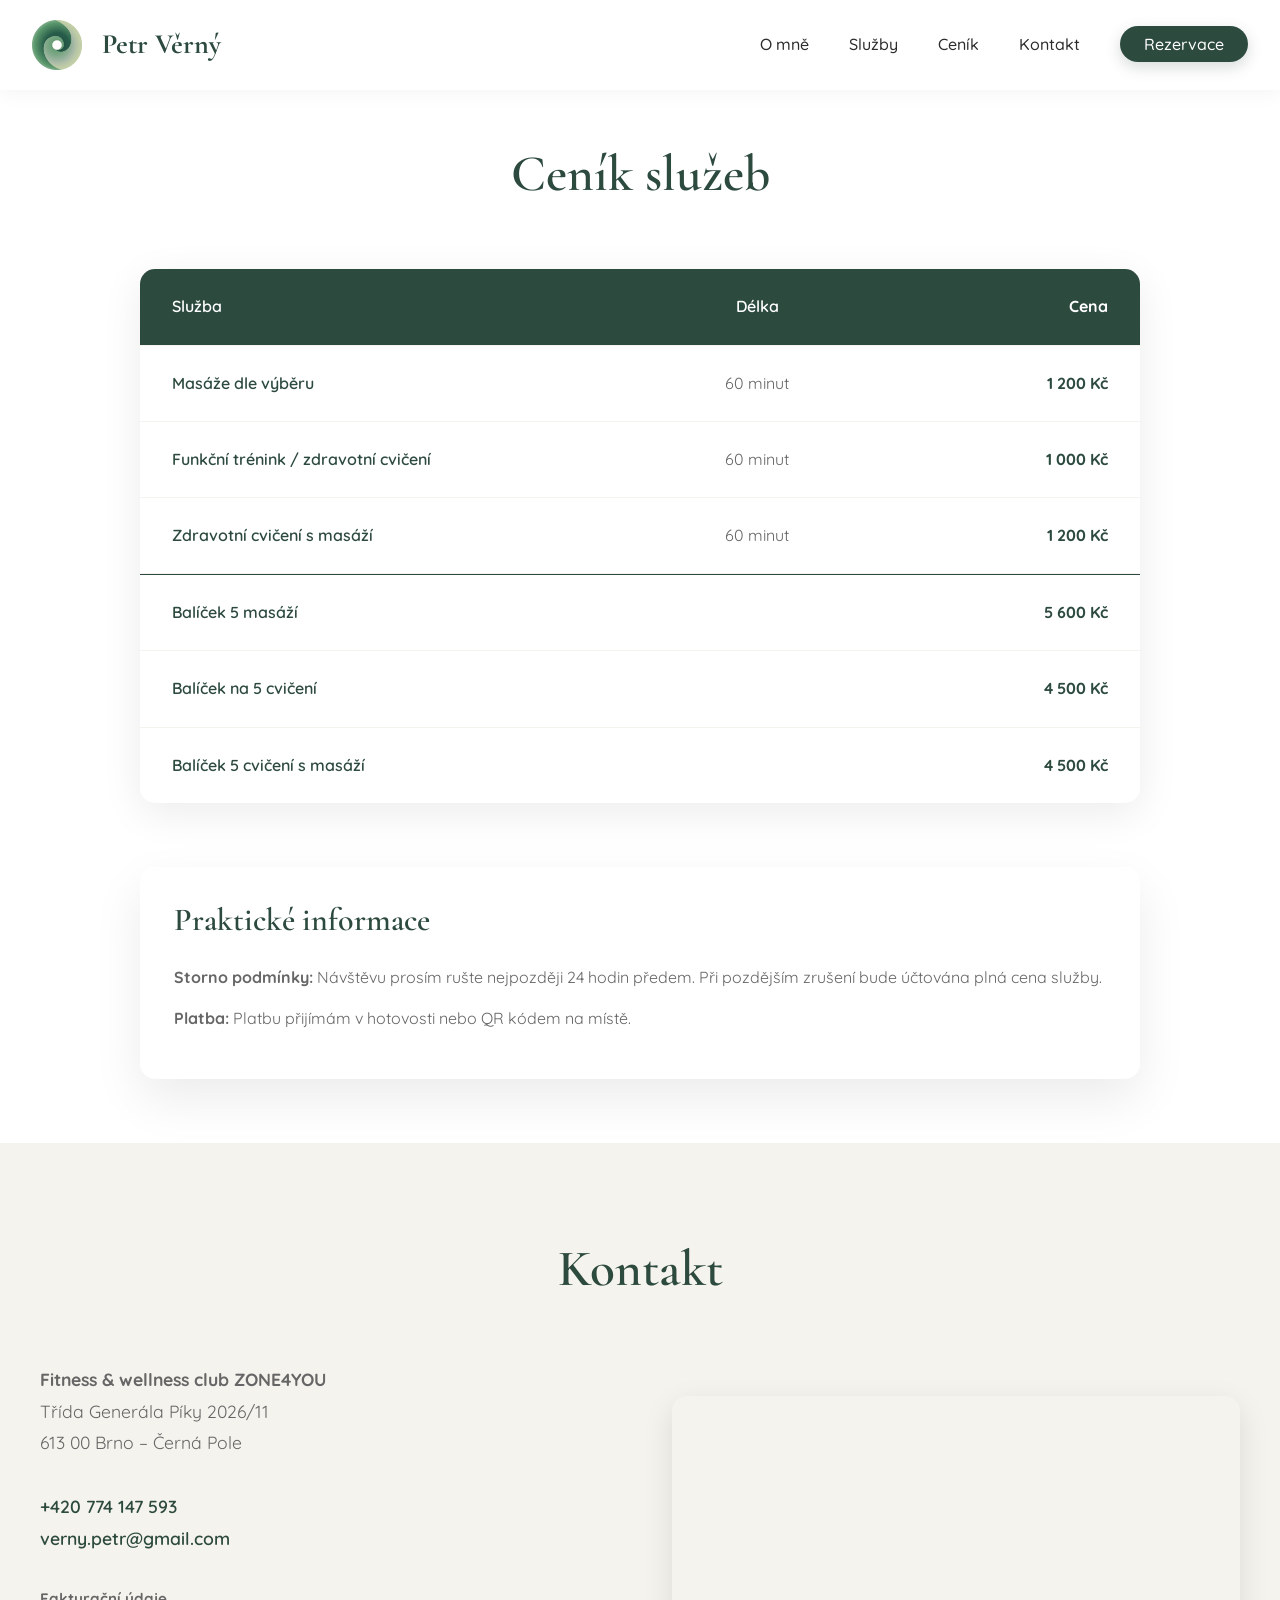
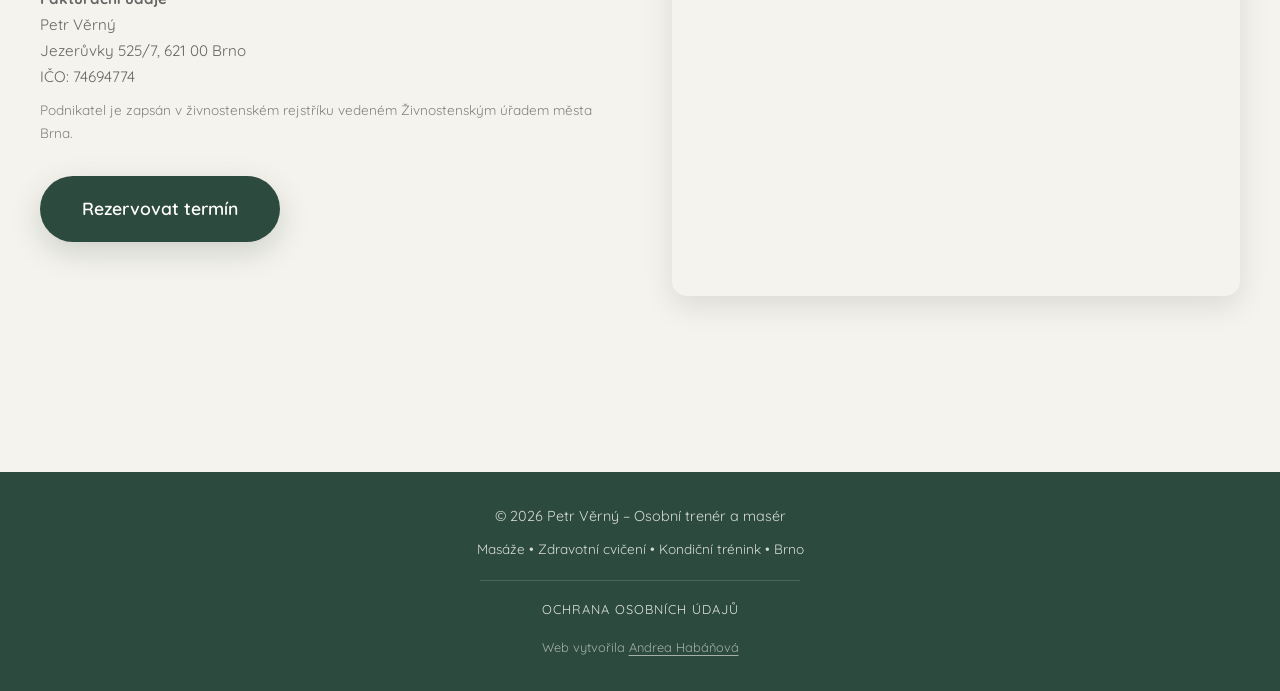
<file: cenik.html>
<!doctype html>
<html lang="cs">
    <head>
        <meta charset="UTF-8" />
        <meta name="viewport" content="width=device-width, initial-scale=1.0" />
        <title>Ceník | Petr Věrný</title>
        <link rel="icon" type="image/x-icon" href="images/logo.ico" />

        <meta
            name="description"
            content="Ceník masáží, tréninků a wellness služeb v Brně."
        />

        <meta property="og:type" content="website" />
        <meta property="og:locale" content="cs_CZ" />
        <meta property="og:site_name" content="Petr Věrný" />
        <meta property="og:title" content="Ceník | Petr Věrný" />
        <meta
            property="og:description"
            content="Ceník masáží, tréninků a wellness služeb v Brně."
        />
        <meta property="og:url" content="https://petrverny.eu/cenik.html" />
        <meta
            property="og:image"
            content="https://petrverny.eu/images/og.png"
        />

        <link rel="preconnect" href="https://fonts.googleapis.com" />
        <link rel="preconnect" href="https://fonts.gstatic.com" crossorigin />
        <link
            href="https://fonts.googleapis.com/css2?family=Cormorant+Garamond:wght@300;400;600;700&family=Quicksand:wght@300;400;500;600&display=swap"
            rel="stylesheet"
        />

        <link rel="stylesheet" href="styles.css" />
    </head>
    <body class="subpage">
        <nav id="navbar">
            <div class="nav-container">
                <a href="index.html" class="logo">
                    <img
                        src="images/logo.png"
                        alt="Logo"
                        style="
                            height: 50px;
                            width: auto;
                            vertical-align: middle;
                            margin-right: 20px;
                        "
                    />Petr Věrný
                </a>
                <button
                    class="mobile-menu-btn"
                    id="mobileMenuBtn"
                    aria-label="Menu"
                    aria-expanded="false"
                >
                    <span></span>
                    <span></span>
                    <span></span>
                </button>
                <ul class="nav-links" id="navLinks">
                    <li><a href="index.html#o-mne">O mně</a></li>
                    <li><a href="index.html#sluzby">Služby</a></li>
                    <li><a href="cenik.html">Ceník</a></li>
                    <li><a href="#kontakt">Kontakt</a></li>
                    <li>
                        <a
                            href="https://petr-verny.reservio.com/"
                            target="_blank"
                            class="btn-rezervace"
                            >Rezervace</a
                        >
                    </li>
                </ul>
            </div>
        </nav>

        <section style="padding: 4rem 2rem">
            <div class="container" style="max-width: 1000px">
                <div class="section-header">
                    <h1 class="section-title">Ceník služeb</h1>
                </div>

                <div class="pricing-table">
                    <div class="pricing-row header">
                        <div class="service-name">Služba</div>
                        <div class="duration">Délka</div>
                        <div class="price">Cena</div>
                    </div>

                    <div class="pricing-row">
                        <div class="service-name">Masáže dle výběru</div>
                        <div class="duration">60 minut</div>
                        <div class="price">1 200 Kč</div>
                    </div>

                    <div class="pricing-row">
                        <div class="service-name">
                            Funkční trénink / zdravotní cvičení
                        </div>
                        <div class="duration">60 minut</div>
                        <div class="price">1 000 Kč</div>
                    </div>

                    <div class="pricing-row">
                        <div class="service-name">
                            Zdravotní cvičení s masáží
                        </div>
                        <div class="duration">60 minut</div>
                        <div class="price">1 200 Kč</div>
                    </div>

                    <div class="pricing-row divider">
                        <div class="service-name">Balíček 5 masáží</div>
                        <div class="duration"></div>
                        <div class="price">5 600 Kč</div>
                    </div>

                    <div class="pricing-row">
                        <div class="service-name">Balíček na 5 cvičení</div>
                        <div class="duration"></div>
                        <div class="price">4 500 Kč</div>
                    </div>
                    <div class="pricing-row">
                        <div class="service-name">
                            Balíček 5 cvičení s masáží
                        </div>
                        <div class="duration"></div>
                        <div class="price">4 500 Kč</div>
                    </div>
                </div>

                <div class="pricing-note">
                    <h4 class="pricing-h4">Praktické informace</h4>
                    <p>
                        <strong>Storno podmínky:</strong> Návštěvu prosím rušte
                        nejpozději 24 hodin předem. Při pozdějším zrušení bude
                        účtována plná cena služby.
                    </p>
                    <p>
                        <strong>Platba:</strong> Platbu přijímám v hotovosti
                        nebo QR kódem na místě.
                    </p>
                </div>
            </div>
        </section>

        <section id="kontakt">
            <div class="container">
                <div class="section-header">
                    <h2 class="section-title">Kontakt</h2>
                </div>
                <div class="contact-simple">
                    <div class="contact-content">
                        <div class="contact-info">
                            <div class="contact-item">
                                <p>
                                    <strong
                                        >Fitness & wellness club
                                        ZONE4YOU</strong
                                    ><br />
                                    Třída Generála Píky 2026/11<br />
                                    613 00 Brno – Černá Pole
                                </p>
                            </div>

                            <div class="contact-item">
                                <p>
                                    <a href="tel:+420774147593"
                                        >+420 774 147 593</a
                                    >
                                </p>
                                <p>
                                    <a href="mailto:verny.petr@gmail.com"
                                        >verny.petr@gmail.com</a
                                    >
                                </p>
                            </div>

                            <div class="contact-item contact-legal">
                                <p>
                                    <strong>Fakturační údaje</strong><br />
                                    Petr Věrný<br />
                                    Jezerůvky 525/7, 621 00 Brno<br />
                                    IČO: 74694774
                                </p>
                                <p class="contact-legal-note">
                                    Podnikatel je zapsán v živnostenském
                                    rejstříku vedeném Živnostenským úřadem města
                                    Brna.
                                </p>
                            </div>

                            <a
                                href="https://petr-verny.reservio.com/"
                                target="_blank"
                                class="btn btn-primary btn-contact"
                                >Rezervovat termín</a
                            >
                        </div>

                        <div class="contact-map-container">
                            <div class="contact-map">
                                <iframe
                                    src="https://www.google.com/maps/embed?pb=!1m18!1m12!1m3!1d3267.708327134094!2d16.61363867690706!3d49.219092475254456!2m3!1f0!2f0!3f0!3m2!1i1024!2i768!4f13.1!3m3!1m2!1s0x4712947a79a5cfd1%3A0x478f24137e0a1712!2sFitness%20%26%20wellness%20club%20ZONE4YOU!5e1!3m2!1scs!2scz!4v1785061928695!5m2!1scs!2scz"
                                    title="Mapa – Fitness &amp; wellness club ZONE4YOU"
                                    width="100%"
                                    height="500"
                                    style="
                                        border: 0;
                                        border-radius: 15px;
                                        box-shadow: 0 10px 30px
                                            rgba(0, 0, 0, 0.1);
                                    "
                                    allowfullscreen=""
                                    loading="lazy"
                                    referrerpolicy="no-referrer-when-downgrade"
                                ></iframe>
                            </div>
                        </div>
                    </div>
                </div>
            </div>
        </section>

        <footer>
            <div class="footer-content">
                <div class="footer-bottom">
                    <p>&copy; 2026 Petr Věrný – Osobní trenér a masér</p>
                    <p class="footer-tagline">
                        Masáže • Zdravotní cvičení • Kondiční trénink • Brno
                    </p>
                    <p class="footer-legal">
                        <a href="gdpr.html">Ochrana osobních údajů</a>
                    </p>
                    <p class="footer-credit">
                        Web vytvořila
                        <a
                            href="https://ahabanova.eu/"
                            target="_blank"
                            rel="noopener"
                            >Andrea Habáňová</a
                        >
                    </p>
                </div>
            </div>
        </footer>

        <script src="script.js"></script>
    </body>
</html>
</file>
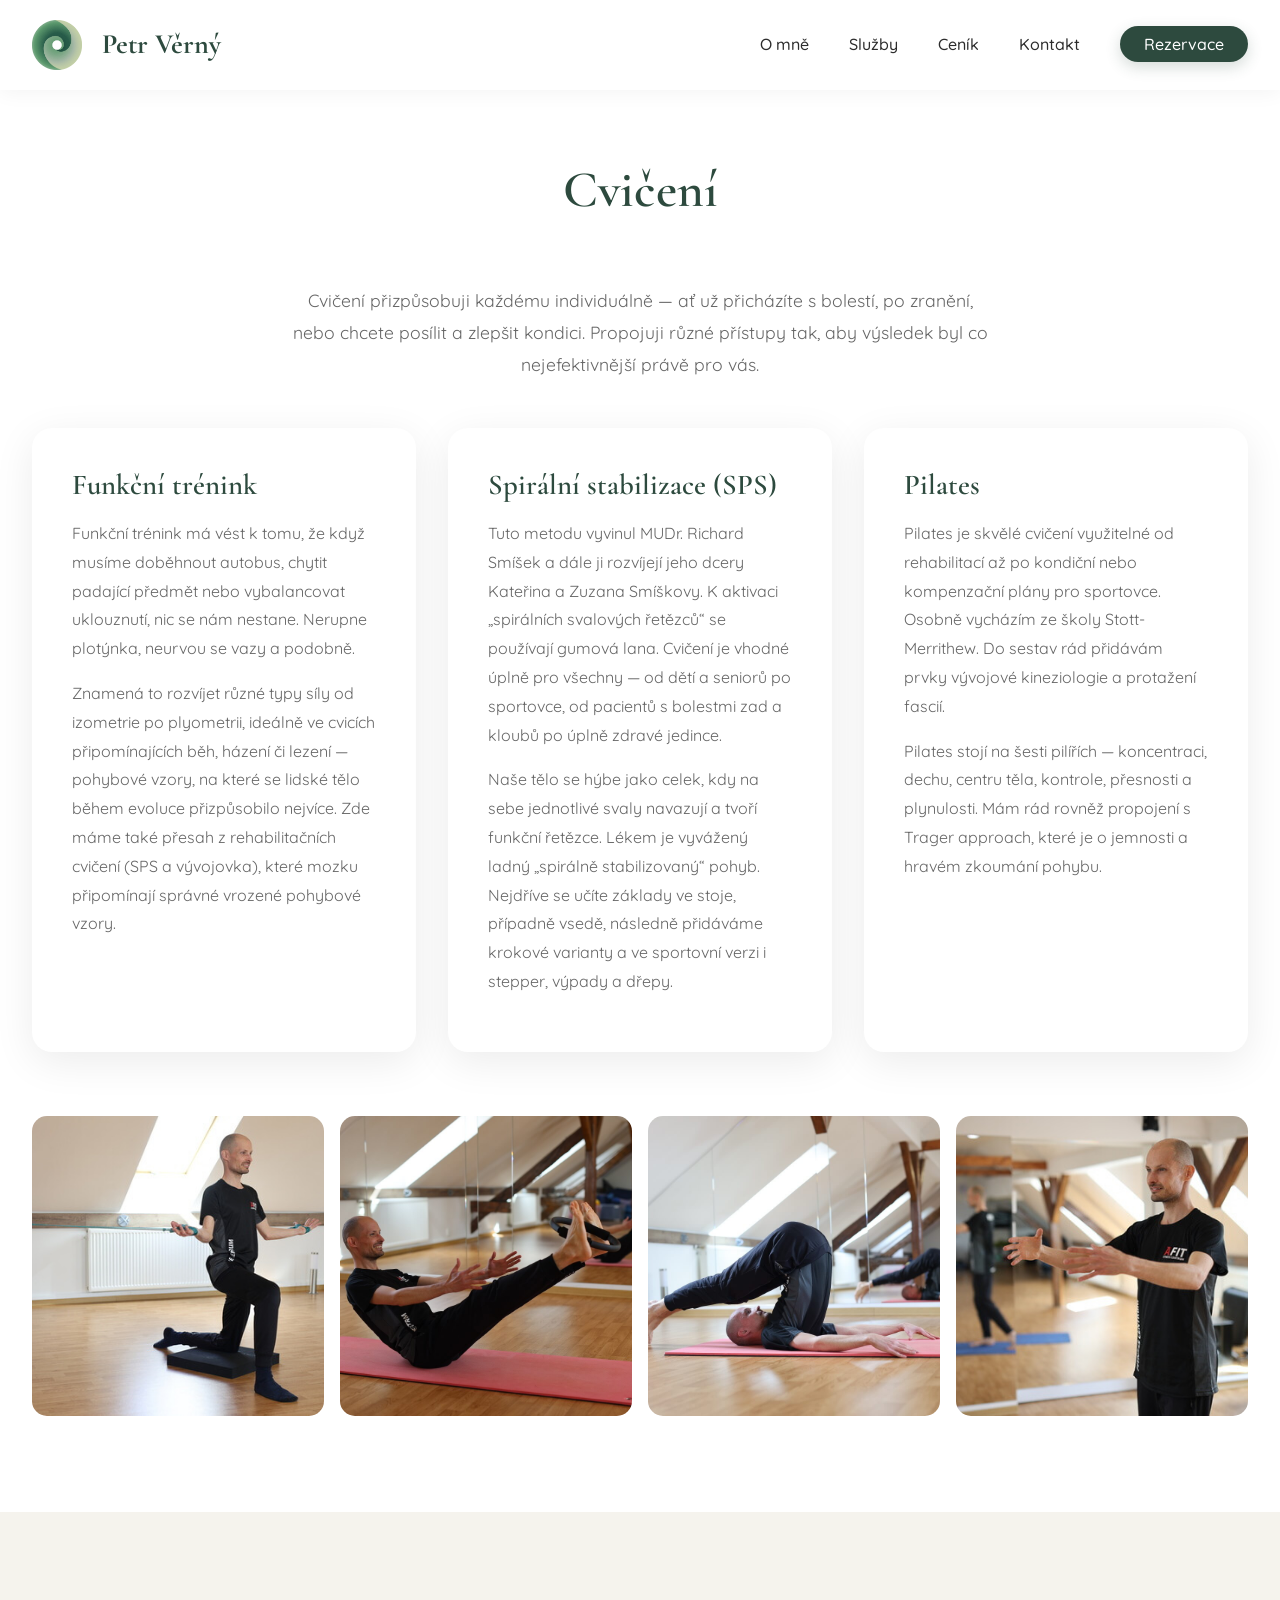
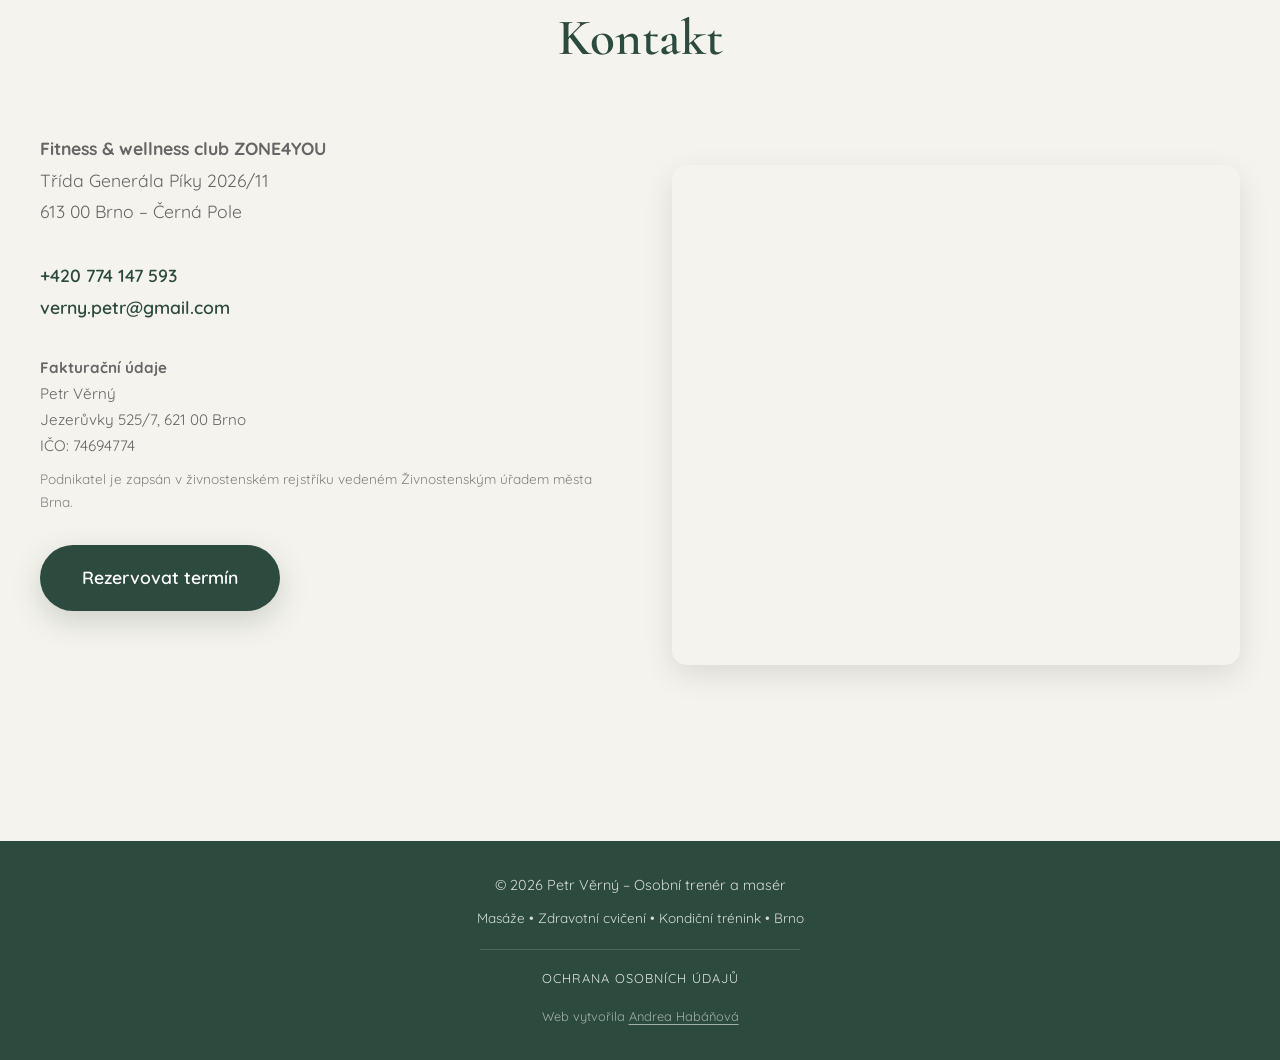
<file: cviceni.html>
<!doctype html>
<html lang="cs">
    <head>
        <meta charset="UTF-8" />
        <meta name="viewport" content="width=device-width, initial-scale=1.0" />
        <title>Cvičení | Petr Věrný</title>
        <link rel="icon" type="image/x-icon" href="images/logo.ico" />

        <meta
            name="description"
            content="Cvičení a trénink v Brně – funkční trénink, spirální stabilizace, pilates."
        />

        <meta property="og:type" content="website" />
        <meta property="og:locale" content="cs_CZ" />
        <meta property="og:site_name" content="Petr Věrný" />
        <meta property="og:title" content="Cvičení | Petr Věrný" />
        <meta
            property="og:description"
            content="Cvičení a trénink v Brně – funkční trénink, spirální stabilizace, pilates."
        />
        <meta property="og:url" content="https://petrverny.eu/cviceni.html" />
        <meta
            property="og:image"
            content="https://petrverny.eu/images/og.png"
        />

        <link rel="preconnect" href="https://fonts.googleapis.com" />
        <link rel="preconnect" href="https://fonts.gstatic.com" crossorigin />
        <link
            href="https://fonts.googleapis.com/css2?family=Cormorant+Garamond:wght@300;400;600;700&family=Quicksand:wght@300;400;500;600&display=swap"
            rel="stylesheet"
        />

        <link rel="stylesheet" href="styles.css" />
    </head>
    <body class="subpage">
        <nav id="navbar">
            <div class="nav-container">
                <a href="index.html" class="logo">
                    <img
                        src="images/logo.png"
                        alt="Logo"
                        style="
                            height: 50px;
                            width: auto;
                            vertical-align: middle;
                            margin-right: 20px;
                        "
                    />Petr Věrný
                </a>
                <button
                    class="mobile-menu-btn"
                    id="mobileMenuBtn"
                    aria-label="Menu"
                    aria-expanded="false"
                >
                    <span></span>
                    <span></span>
                    <span></span>
                </button>
                <ul class="nav-links" id="navLinks">
                    <li><a href="index.html#o-mne">O mně</a></li>
                    <li><a href="index.html#sluzby">Služby</a></li>
                    <li><a href="cenik.html">Ceník</a></li>
                    <li><a href="#kontakt">Kontakt</a></li>
                    <li>
                        <a
                            href="https://petr-verny.reservio.com/"
                            target="_blank"
                            class="btn-rezervace"
                            >Rezervace</a
                        >
                    </li>
                </ul>
            </div>
        </nav>

        <section style="padding-top: 5rem">
            <div class="container">
                <div class="section-header">
                    <h1 class="section-title">Cvičení</h1>
                </div>

                <p class="exercise-intro">
                    Cvičení přizpůsobuji každému individuálně — ať už přicházíte
                    s bolestí, po zranění, nebo chcete posílit a zlepšit
                    kondici. Propojuji různé přístupy tak, aby výsledek byl co
                    nejefektivnější právě pro vás.
                </p>

                <div class="massage-types">
                    <div class="massage-card">
                        <h3>Funkční trénink</h3>
                        <p>
                            Funkční trénink má vést k tomu, že když musíme
                            doběhnout autobus, chytit padající předmět nebo
                            vybalancovat uklouznutí, nic se nám nestane. Nerupne
                            plotýnka, neurvou se vazy a podobně.
                        </p>
                        <p>
                            Znamená to rozvíjet různé typy síly od izometrie po
                            plyometrii, ideálně ve cvicích připomínajících běh,
                            házení či lezení — pohybové vzory, na které se
                            lidské tělo během evoluce přizpůsobilo nejvíce. Zde
                            máme také přesah z rehabilitačních cvičení (SPS a
                            vývojovka), které mozku připomínají správné vrozené
                            pohybové vzory.
                        </p>
                    </div>

                    <div class="massage-card">
                        <h3>Spirální stabilizace (SPS)</h3>
                        <p>
                            Tuto metodu vyvinul MUDr. Richard Smíšek a dále ji
                            rozvíjejí jeho dcery Kateřina a Zuzana Smíškovy. K
                            aktivaci „spirálních svalových řetězců“ se používají
                            gumová lana. Cvičení je vhodné úplně pro všechny —
                            od dětí a seniorů po sportovce, od pacientů s
                            bolestmi zad a kloubů po úplně zdravé jedince.
                        </p>
                        <p>
                            Naše tělo se hýbe jako celek, kdy na sebe jednotlivé
                            svaly navazují a tvoří funkční řetězce. Lékem je
                            vyvážený ladný „spirálně stabilizovaný“ pohyb.
                            Nejdříve se učíte základy ve stoje, případně vsedě,
                            následně přidáváme krokové varianty a ve sportovní
                            verzi i stepper, výpady a dřepy.
                        </p>
                    </div>

                    <div class="massage-card">
                        <h3>Pilates</h3>
                        <p>
                            Pilates je skvělé cvičení využitelné od rehabilitací
                            až po kondiční nebo kompenzační plány pro sportovce.
                            Osobně vycházím ze školy Stott-Merrithew. Do sestav
                            rád přidávám prvky vývojové kineziologie a protažení
                            fascií.
                        </p>
                        <p>
                            Pilates stojí na šesti pilířích — koncentraci,
                            dechu, centru těla, kontrole, přesnosti a
                            plynulosti. Mám rád rovněž propojení s Trager
                            approach, které je o jemnosti a hravém zkoumání
                            pohybu.
                        </p>
                    </div>
                </div>

                <div class="photo-gallery">
                    <img
                        src="images/IC1A1292.JPG"
                        alt="Cvičení s lany na stepperu"
                    />
                    <img src="images/IC1A1346.JPG" alt="Pilates s kruhem" />
                    <img src="images/IC1A1376.JPG" alt="Pilates – protažení" />
                    <img src="images/IC1A1409.JPG" alt="Funkční trénink" />
                </div>
            </div>
        </section>

        <section id="kontakt">
            <div class="container">
                <div class="section-header">
                    <h2 class="section-title">Kontakt</h2>
                </div>
                <div class="contact-simple">
                    <div class="contact-content">
                        <div class="contact-info">
                            <div class="contact-item">
                                <p>
                                    <strong
                                        >Fitness & wellness club
                                        ZONE4YOU</strong
                                    ><br />
                                    Třída Generála Píky 2026/11<br />
                                    613 00 Brno – Černá Pole
                                </p>
                            </div>

                            <div class="contact-item">
                                <p>
                                    <a href="tel:+420774147593"
                                        >+420 774 147 593</a
                                    >
                                </p>
                                <p>
                                    <a href="mailto:verny.petr@gmail.com"
                                        >verny.petr@gmail.com</a
                                    >
                                </p>
                            </div>

                            <div class="contact-item contact-legal">
                                <p>
                                    <strong>Fakturační údaje</strong><br />
                                    Petr Věrný<br />
                                    Jezerůvky 525/7, 621 00 Brno<br />
                                    IČO: 74694774
                                </p>
                                <p class="contact-legal-note">
                                    Podnikatel je zapsán v živnostenském
                                    rejstříku vedeném Živnostenským úřadem města
                                    Brna.
                                </p>
                            </div>

                            <a
                                href="https://petr-verny.reservio.com/"
                                target="_blank"
                                class="btn btn-primary btn-contact"
                                >Rezervovat termín</a
                            >
                        </div>

                        <div class="contact-map-container">
                            <div class="contact-map">
                                <iframe
                                    src="https://www.google.com/maps/embed?pb=!1m18!1m12!1m3!1d3267.708327134094!2d16.61363867690706!3d49.219092475254456!2m3!1f0!2f0!3f0!3m2!1i1024!2i768!4f13.1!3m3!1m2!1s0x4712947a79a5cfd1%3A0x478f24137e0a1712!2sFitness%20%26%20wellness%20club%20ZONE4YOU!5e1!3m2!1scs!2scz!4v1785061928695!5m2!1scs!2scz"
                                    title="Mapa – Fitness &amp; wellness club ZONE4YOU"
                                    width="100%"
                                    height="500"
                                    style="
                                        border: 0;
                                        border-radius: 15px;
                                        box-shadow: 0 10px 30px
                                            rgba(0, 0, 0, 0.1);
                                    "
                                    allowfullscreen=""
                                    loading="lazy"
                                    referrerpolicy="no-referrer-when-downgrade"
                                ></iframe>
                            </div>
                        </div>
                    </div>
                </div>
            </div>
        </section>

        <footer>
            <div class="footer-content">
                <div class="footer-bottom">
                    <p>&copy; 2026 Petr Věrný – Osobní trenér a masér</p>
                    <p class="footer-tagline">
                        Masáže • Zdravotní cvičení • Kondiční trénink • Brno
                    </p>
                    <p class="footer-legal">
                        <a href="gdpr.html">Ochrana osobních údajů</a>
                    </p>
                    <p class="footer-credit">
                        Web vytvořila
                        <a
                            href="https://ahabanova.eu/"
                            target="_blank"
                            rel="noopener"
                            >Andrea Habáňová</a
                        >
                    </p>
                </div>
            </div>
        </footer>
        <script src="script.js"></script>
    </body>
</html>
</file>
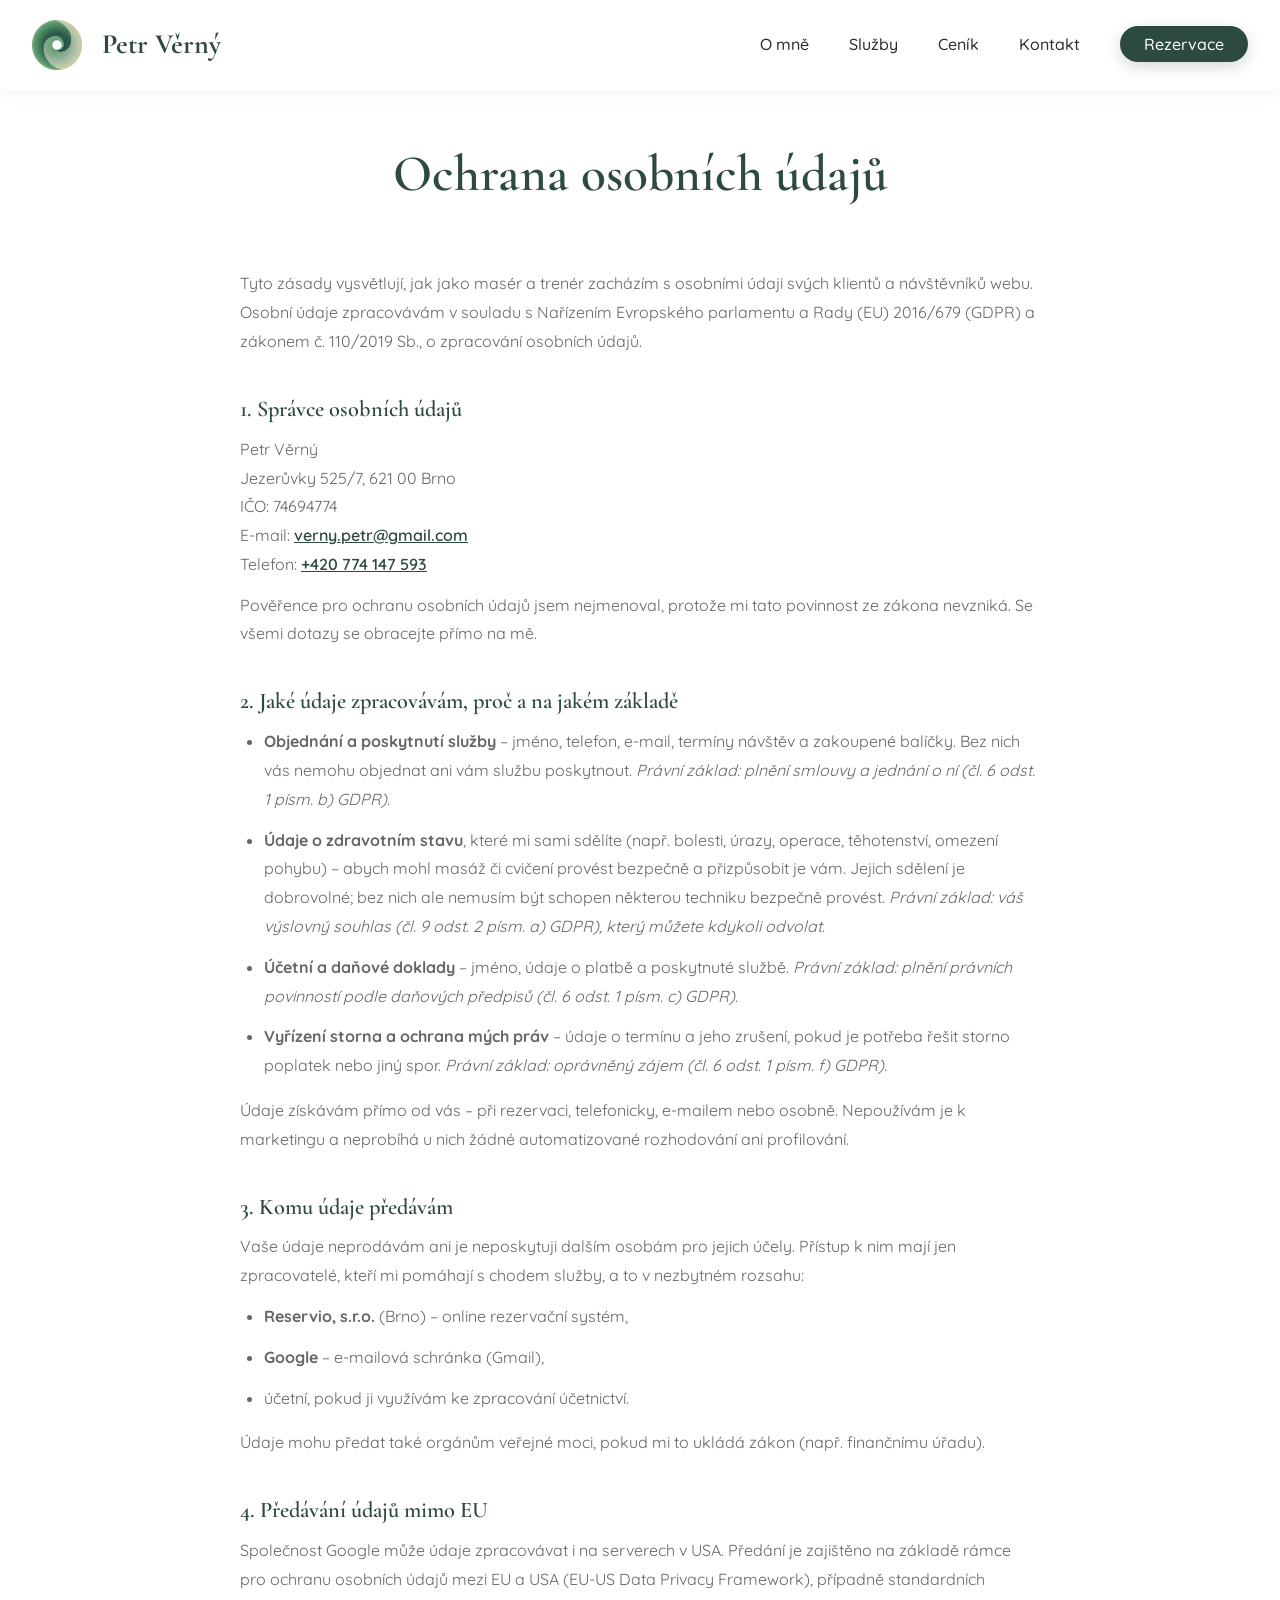
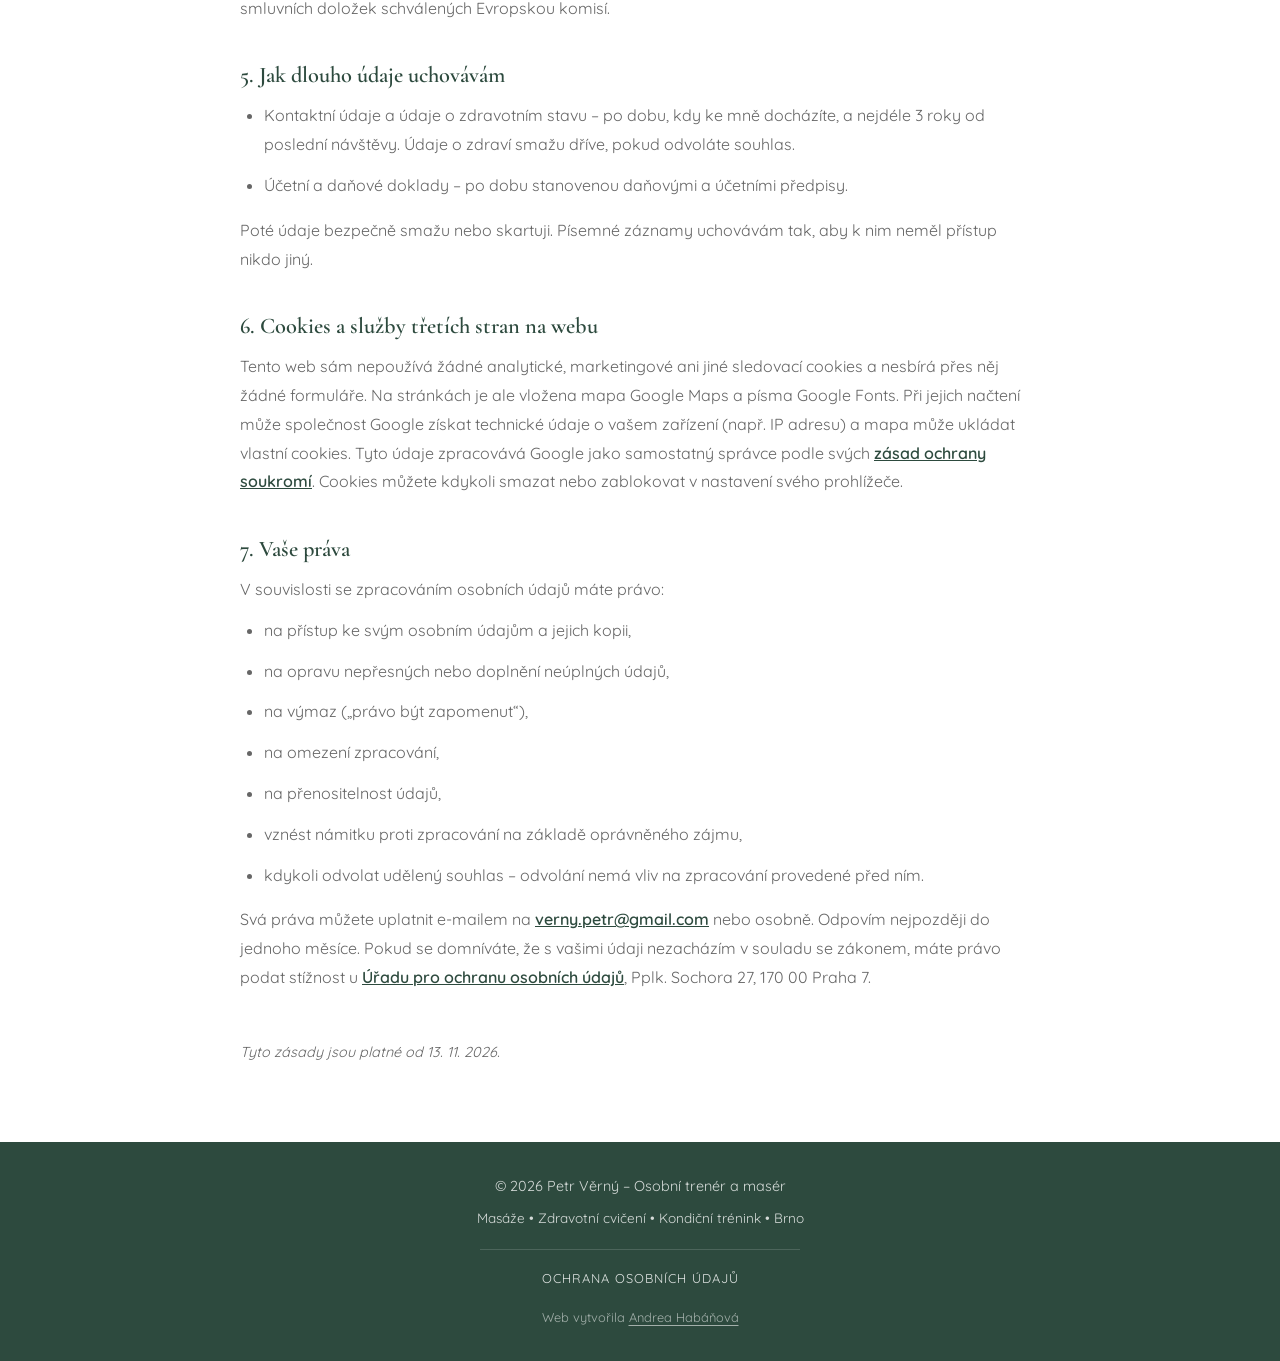
<file: gdpr.html>
<!doctype html>
<html lang="cs">
    <head>
        <meta charset="UTF-8" />
        <meta name="viewport" content="width=device-width, initial-scale=1.0" />
        <title>Ochrana osobních údajů | Petr Věrný</title>
        <link rel="icon" type="image/x-icon" href="images/logo.ico" />
        <meta name="robots" content="noindex, follow" />

        <link rel="preconnect" href="https://fonts.googleapis.com" />
        <link rel="preconnect" href="https://fonts.gstatic.com" crossorigin />
        <link
            href="https://fonts.googleapis.com/css2?family=Cormorant+Garamond:wght@300;400;600;700&family=Quicksand:wght@300;400;500;600&display=swap"
            rel="stylesheet"
        />

        <link rel="stylesheet" href="styles.css" />
    </head>
    <body class="subpage">
        <nav id="navbar">
            <div class="nav-container">
                <a href="index.html" class="logo">
                    <img
                        src="images/logo.png"
                        alt="Logo"
                        style="
                            height: 50px;
                            width: auto;
                            vertical-align: middle;
                            margin-right: 20px;
                        "
                    />Petr Věrný
                </a>
                <button
                    class="mobile-menu-btn"
                    id="mobileMenuBtn"
                    aria-label="Menu"
                    aria-expanded="false"
                >
                    <span></span>
                    <span></span>
                    <span></span>
                </button>
                <ul class="nav-links" id="navLinks">
                    <li><a href="index.html#o-mne">O mně</a></li>
                    <li><a href="index.html#sluzby">Služby</a></li>
                    <li><a href="cenik.html">Ceník</a></li>
                    <li><a href="index.html#kontakt">Kontakt</a></li>
                    <li>
                        <a
                            href="https://petr-verny.reservio.com/"
                            target="_blank"
                            class="btn-rezervace"
                            >Rezervace</a
                        >
                    </li>
                </ul>
            </div>
        </nav>

        <section style="padding: 4rem 2rem">
            <div class="container legal-content" style="max-width: 800px">
                <div class="section-header">
                    <h1 class="section-title">Ochrana osobních údajů</h1>
                </div>

                <p>
                    Tyto zásady vysvětlují, jak jako masér a trenér zacházím s
                    osobními údaji svých klientů a návštěvníků webu. Osobní
                    údaje zpracovávám v souladu s Nařízením Evropského
                    parlamentu a Rady (EU) 2016/679 (GDPR) a zákonem
                    č.&nbsp;110/2019&nbsp;Sb., o zpracování osobních údajů.
                </p>

                <h3>1. Správce osobních údajů</h3>
                <p>
                    Petr Věrný<br />
                    Jezerůvky 525/7, 621 00 Brno<br />
                    IČO: 74694774<br />
                    E-mail:
                    <a href="mailto:verny.petr@gmail.com"
                        >verny.petr@gmail.com</a
                    ><br />
                    Telefon: <a href="tel:+420774147593">+420 774 147 593</a>
                </p>
                <p>
                    Pověřence pro ochranu osobních údajů jsem nejmenoval,
                    protože mi tato povinnost ze zákona nevzniká. Se všemi
                    dotazy se obracejte přímo na mě.
                </p>

                <h3>2. Jaké údaje zpracovávám, proč a na jakém základě</h3>
                <ul>
                    <li>
                        <strong>Objednání a poskytnutí služby</strong> – jméno,
                        telefon, e-mail, termíny návštěv a zakoupené balíčky.
                        Bez nich vás nemohu objednat ani vám službu poskytnout.
                        <em
                            >Právní základ: plnění smlouvy a jednání o ní (čl. 6
                            odst. 1 písm. b) GDPR).</em
                        >
                    </li>
                    <li>
                        <strong>Údaje o zdravotním stavu</strong>, které mi sami
                        sdělíte (např. bolesti, úrazy, operace, těhotenství,
                        omezení pohybu) – abych mohl masáž či cvičení provést
                        bezpečně a přizpůsobit je vám. Jejich sdělení je
                        dobrovolné; bez nich ale nemusím být schopen některou
                        techniku bezpečně provést.
                        <em
                            >Právní základ: váš výslovný souhlas (čl. 9 odst. 2
                            písm. a) GDPR), který můžete kdykoli odvolat.</em
                        >
                    </li>
                    <li>
                        <strong>Účetní a daňové doklady</strong> – jméno, údaje
                        o platbě a poskytnuté službě.
                        <em
                            >Právní základ: plnění právních povinností podle
                            daňových předpisů (čl. 6 odst. 1 písm. c) GDPR).</em
                        >
                    </li>
                    <li>
                        <strong>Vyřízení storna a ochrana mých práv</strong> –
                        údaje o termínu a jeho zrušení, pokud je potřeba řešit
                        storno poplatek nebo jiný spor.
                        <em
                            >Právní základ: oprávněný zájem (čl. 6 odst. 1 písm.
                            f) GDPR).</em
                        >
                    </li>
                </ul>
                <p>
                    Údaje získávám přímo od vás – při rezervaci, telefonicky,
                    e-mailem nebo osobně. Nepoužívám je k marketingu a neprobíhá
                    u nich žádné automatizované rozhodování ani profilování.
                </p>

                <h3>3. Komu údaje předávám</h3>
                <p>
                    Vaše údaje neprodávám ani je neposkytuji dalším osobám pro
                    jejich účely. Přístup k nim mají jen zpracovatelé, kteří mi
                    pomáhají s chodem služby, a to v nezbytném rozsahu:
                </p>
                <ul>
                    <li>
                        <strong>Reservio, s.r.o.</strong> (Brno) – online
                        rezervační systém,
                    </li>
                    <li>
                        <strong>Google</strong> – e-mailová schránka (Gmail),
                    </li>
                    <li>účetní, pokud ji využívám ke zpracování účetnictví.</li>
                </ul>
                <p>
                    Údaje mohu předat také orgánům veřejné moci, pokud mi to
                    ukládá zákon (např. finančnímu úřadu).
                </p>

                <h3>4. Předávání údajů mimo EU</h3>
                <p>
                    Společnost Google může údaje zpracovávat i na serverech v
                    USA. Předání je zajištěno na základě rámce pro ochranu
                    osobních údajů mezi EU a USA (EU-US Data Privacy Framework),
                    případně standardních smluvních doložek schválených
                    Evropskou komisí.
                </p>

                <h3>5. Jak dlouho údaje uchovávám</h3>
                <ul>
                    <li>
                        Kontaktní údaje a údaje o zdravotním stavu – po dobu,
                        kdy ke mně docházíte, a nejdéle 3 roky od poslední
                        návštěvy. Údaje o zdraví smažu dříve, pokud odvoláte
                        souhlas.
                    </li>
                    <li>
                        Účetní a daňové doklady – po dobu stanovenou daňovými a
                        účetními předpisy.
                    </li>
                </ul>
                <p>
                    Poté údaje bezpečně smažu nebo skartuji. Písemné záznamy
                    uchovávám tak, aby k nim neměl přístup nikdo jiný.
                </p>

                <h3>6. Cookies a služby třetích stran na webu</h3>
                <p>
                    Tento web sám nepoužívá žádné analytické, marketingové ani
                    jiné sledovací cookies a nesbírá přes něj žádné formuláře.
                    Na stránkách je ale vložena mapa Google Maps a písma Google
                    Fonts. Při jejich načtení může společnost Google získat
                    technické údaje o vašem zařízení (např. IP adresu) a mapa
                    může ukládat vlastní cookies. Tyto údaje zpracovává Google
                    jako samostatný správce podle svých
                    <a
                        href="https://policies.google.com/privacy?hl=cs"
                        target="_blank"
                        rel="noopener"
                        >zásad ochrany soukromí</a
                    >. Cookies můžete kdykoli smazat nebo zablokovat v nastavení
                    svého prohlížeče.
                </p>

                <h3>7. Vaše práva</h3>
                <p>V souvislosti se zpracováním osobních údajů máte právo:</p>
                <ul>
                    <li>na přístup ke svým osobním údajům a jejich kopii,</li>
                    <li>na opravu nepřesných nebo doplnění neúplných údajů,</li>
                    <li>na výmaz („právo být zapomenut“),</li>
                    <li>na omezení zpracování,</li>
                    <li>na přenositelnost údajů,</li>
                    <li>
                        vznést námitku proti zpracování na základě oprávněného
                        zájmu,
                    </li>
                    <li>
                        kdykoli odvolat udělený souhlas – odvolání nemá vliv na
                        zpracování provedené před ním.
                    </li>
                </ul>
                <p>
                    Svá práva můžete uplatnit e-mailem na
                    <a href="mailto:verny.petr@gmail.com"
                        >verny.petr@gmail.com</a
                    >
                    nebo osobně. Odpovím nejpozději do jednoho měsíce. Pokud se
                    domníváte, že s vašimi údaji nezacházím v souladu se
                    zákonem, máte právo podat stížnost u
                    <a href="https://uoou.gov.cz" target="_blank" rel="noopener"
                        >Úřadu pro ochranu osobních údajů</a
                    >, Pplk. Sochora 27, 170 00 Praha 7.
                </p>

                <p class="legal-updated">
                    Tyto zásady jsou platné od 13. 11. 2026.
                </p>
            </div>
        </section>

        <footer>
            <div class="footer-content">
                <div class="footer-bottom">
                    <p>&copy; 2026 Petr Věrný – Osobní trenér a masér</p>
                    <p class="footer-tagline">
                        Masáže • Zdravotní cvičení • Kondiční trénink • Brno
                    </p>
                    <p class="footer-legal">
                        <a href="gdpr.html">Ochrana osobních údajů</a>
                    </p>
                    <p class="footer-credit">
                        Web vytvořila
                        <a
                            href="https://ahabanova.eu/"
                            target="_blank"
                            rel="noopener"
                            >Andrea Habáňová</a
                        >
                    </p>
                </div>
            </div>
        </footer>

        <script src="script.js"></script>
    </body>
</html>
</file>
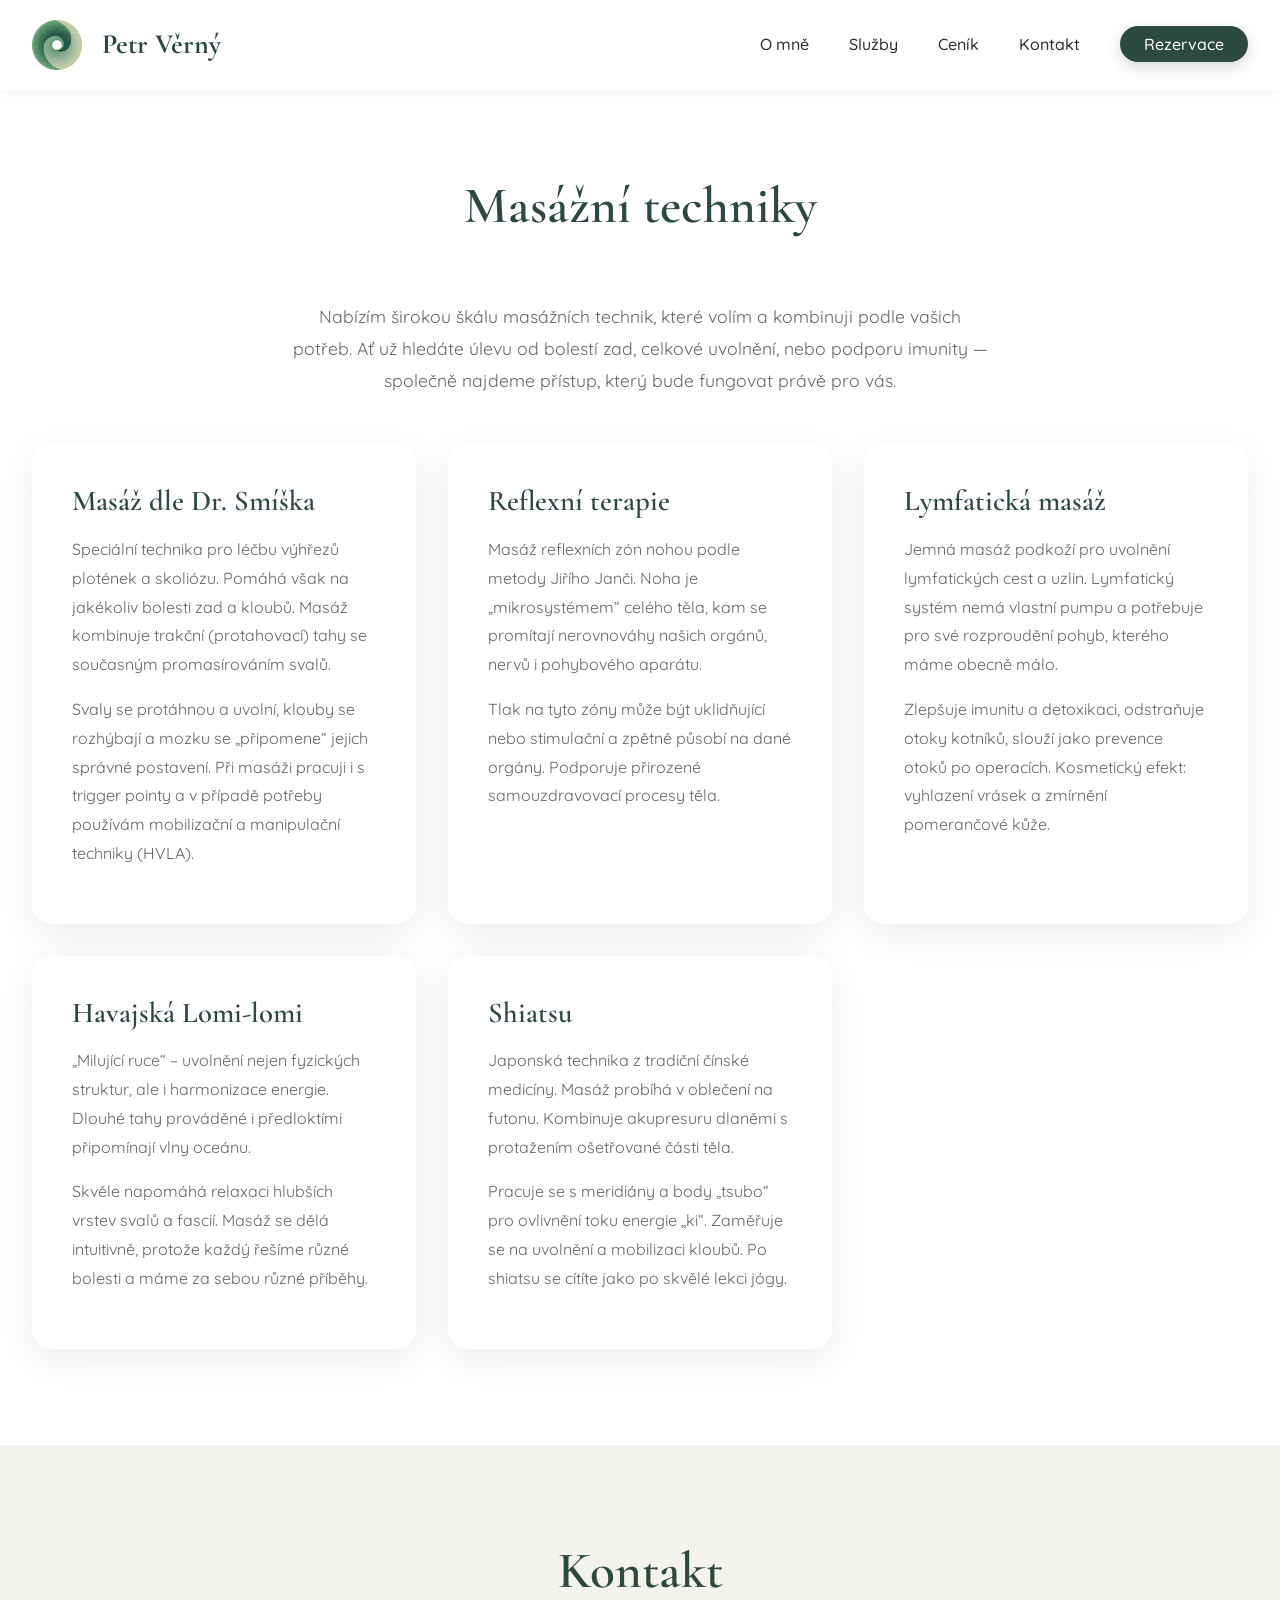
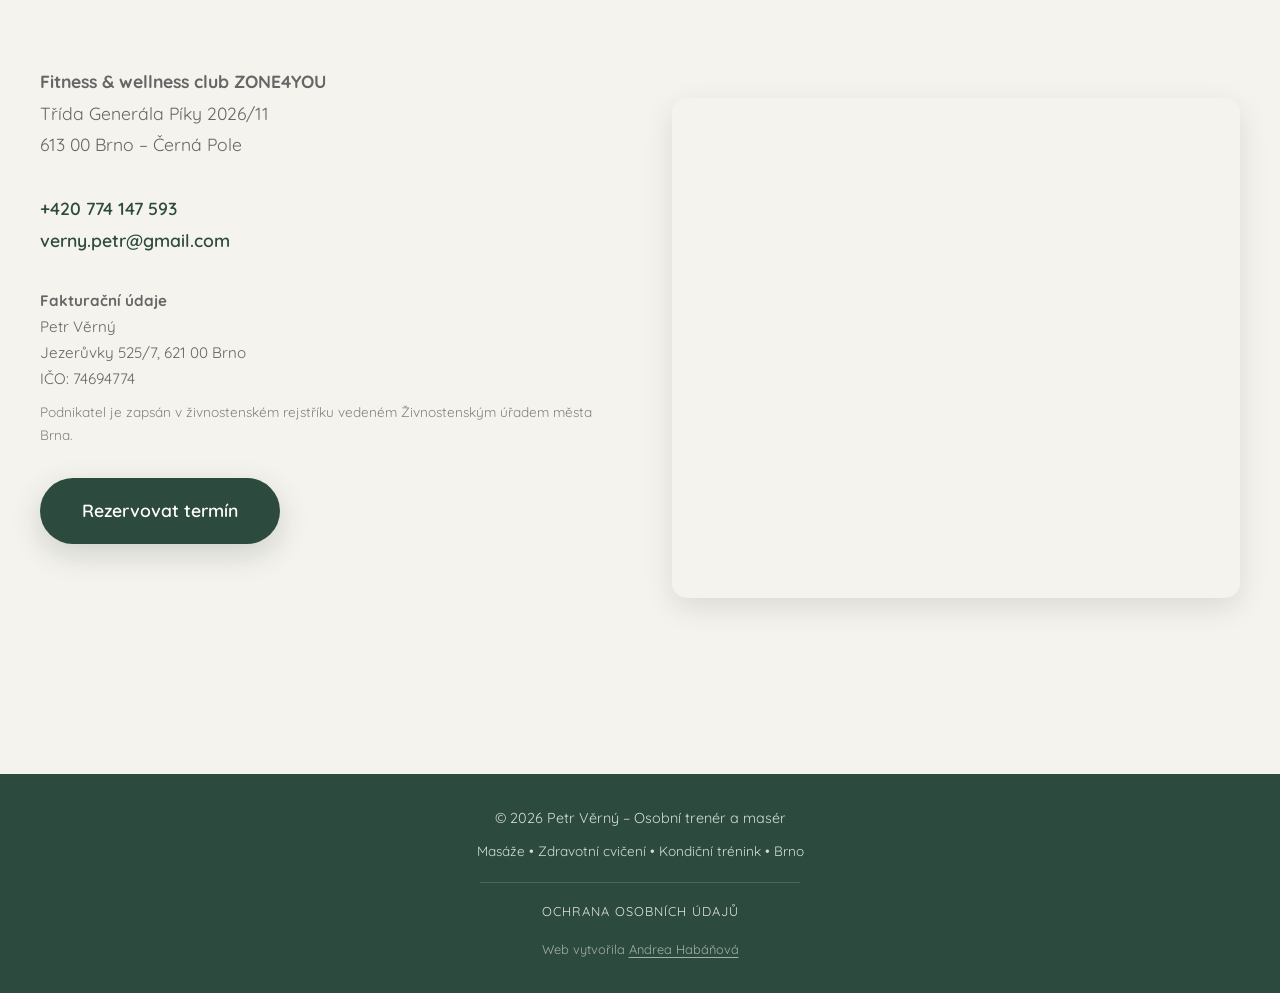
<file: masaze.html>
<!doctype html>
<html lang="cs">
    <head>
        <meta charset="UTF-8" />
        <meta name="viewport" content="width=device-width, initial-scale=1.0" />
        <title>Masáže | Petr Věrný</title>
        <link rel="icon" type="image/x-icon" href="images/logo.ico" />

        <meta
            name="description"
            content="Terapeutické masáže v Brně – Smíšek, reflexní terapie, lymfatická masáž, Lomi-lomi, Shiatsu."
        />

        <meta property="og:type" content="website" />
        <meta property="og:locale" content="cs_CZ" />
        <meta property="og:site_name" content="Petr Věrný" />
        <meta property="og:title" content="Masáže | Petr Věrný" />
        <meta
            property="og:description"
            content="Terapeutické masáže v Brně – Smíšek, reflexní terapie, lymfatická masáž, Lomi-lomi, Shiatsu."
        />
        <meta property="og:url" content="https://petrverny.eu/masaze.html" />
        <meta
            property="og:image"
            content="https://petrverny.eu/images/og.png"
        />

        <link rel="preconnect" href="https://fonts.googleapis.com" />
        <link rel="preconnect" href="https://fonts.gstatic.com" crossorigin />
        <link
            href="https://fonts.googleapis.com/css2?family=Cormorant+Garamond:wght@300;400;600;700&family=Quicksand:wght@300;400;500;600&display=swap"
            rel="stylesheet"
        />

        <link rel="stylesheet" href="styles.css" />
    </head>
    <body class="subpage">
        <nav id="navbar">
            <div class="nav-container">
                <a href="index.html" class="logo">
                    <img
                        src="images/logo.png"
                        alt="Logo"
                        style="
                            height: 50px;
                            width: auto;
                            vertical-align: middle;
                            margin-right: 20px;
                        "
                    />Petr Věrný
                </a>
                <button
                    class="mobile-menu-btn"
                    id="mobileMenuBtn"
                    aria-label="Menu"
                    aria-expanded="false"
                >
                    <span></span>
                    <span></span>
                    <span></span>
                </button>
                <ul class="nav-links" id="navLinks">
                    <li><a href="index.html#o-mne">O mně</a></li>
                    <li><a href="index.html#sluzby">Služby</a></li>
                    <li><a href="cenik.html">Ceník</a></li>
                    <li><a href="#kontakt">Kontakt</a></li>
                    <li>
                        <a
                            href="https://petr-verny.reservio.com/"
                            target="_blank"
                            class="btn-rezervace"
                            >Rezervace</a
                        >
                    </li>
                </ul>
            </div>
        </nav>

        <section>
            <div class="container">
                <div class="section-header">
                    <h1 class="section-title">Masážní techniky</h1>
                </div>

                <p class="massage-intro">
                    Nabízím širokou škálu masážních technik, které volím a
                    kombinuji podle vašich potřeb. Ať už hledáte úlevu od
                    bolestí zad, celkové uvolnění, nebo podporu imunity —
                    společně najdeme přístup, který bude fungovat právě pro vás.
                </p>

                <div class="massage-types">
                    <div class="massage-card">
                        <h3>Masáž dle Dr. Smíška</h3>
                        <p>
                            Speciální technika pro léčbu výhřezů plotének a
                            skoliózu. Pomáhá však na jakékoliv bolesti zad a
                            kloubů. Masáž kombinuje trakční (protahovací) tahy
                            se současným promasírováním svalů.
                        </p>
                        <p>
                            Svaly se protáhnou a uvolní, klouby se rozhýbají a
                            mozku se „připomene“ jejich správné postavení. Při
                            masáži pracuji i s trigger pointy a v případě
                            potřeby používám mobilizační a manipulační techniky
                            (HVLA).
                        </p>
                    </div>

                    <div class="massage-card">
                        <h3>Reflexní terapie</h3>
                        <p>
                            Masáž reflexních zón nohou podle metody Jiřího
                            Janči. Noha je „mikrosystémem“ celého těla, kam se
                            promítají nerovnováhy našich orgánů, nervů i
                            pohybového aparátu.
                        </p>
                        <p>
                            Tlak na tyto zóny může být uklidňující nebo
                            stimulační a zpětně působí na dané orgány. Podporuje
                            přirozené samouzdravovací procesy těla.
                        </p>
                    </div>

                    <div class="massage-card">
                        <h3>Lymfatická masáž</h3>
                        <p>
                            Jemná masáž podkoží pro uvolnění lymfatických cest a
                            uzlin. Lymfatický systém nemá vlastní pumpu a
                            potřebuje pro své rozproudění pohyb, kterého máme
                            obecně málo.
                        </p>
                        <p>
                            Zlepšuje imunitu a detoxikaci, odstraňuje otoky
                            kotníků, slouží jako prevence otoků po operacích.
                            Kosmetický efekt: vyhlazení vrásek a zmírnění
                            pomerančové kůže.
                        </p>
                    </div>

                    <div class="massage-card">
                        <h3>Havajská Lomi-lomi</h3>
                        <p>
                            „Milující ruce“ – uvolnění nejen fyzických struktur,
                            ale i harmonizace energie. Dlouhé tahy prováděné i
                            předloktími připomínají vlny oceánu.
                        </p>
                        <p>
                            Skvěle napomáhá relaxaci hlubších vrstev svalů a
                            fascií. Masáž se dělá intuitivně, protože každý
                            řešíme různé bolesti a máme za sebou různé příběhy.
                        </p>
                    </div>

                    <div class="massage-card">
                        <h3>Shiatsu</h3>
                        <p>
                            Japonská technika z tradiční čínské medicíny. Masáž
                            probíhá v oblečení na futonu. Kombinuje akupresuru
                            dlaněmi s protažením ošetřované části těla.
                        </p>
                        <p>
                            Pracuje se s meridiány a body „tsubo“ pro ovlivnění
                            toku energie „ki“. Zaměřuje se na uvolnění a
                            mobilizaci kloubů. Po shiatsu se cítíte jako po
                            skvělé lekci jógy.
                        </p>
                    </div>
                </div>
                <!-- <div class="photo-gallery massage-gallery">
                    <img
                        src="images/Messenger_creation_138F79B0-73E8-4A1B-A2AF-A68ACEE617B0.jpeg"
                        alt="Prostory na Palackého třídě 22"
                    />
                    <img
                        src="images/Messenger_creation_B46879C1-F5C2-4772-AF6D-B4F575231E87.jpeg"
                        alt="Prostory na Palackého třídě 22"
                    />
                </div> -->
            </div>
        </section>

        <section id="kontakt">
            <div class="container">
                <div class="section-header">
                    <h2 class="section-title">Kontakt</h2>
                </div>
                <div class="contact-simple">
                    <div class="contact-content">
                        <div class="contact-info">
                            <div class="contact-item">
                                <p>
                                    <strong
                                        >Fitness & wellness club
                                        ZONE4YOU</strong
                                    ><br />
                                    Třída Generála Píky 2026/11<br />
                                    613 00 Brno – Černá Pole
                                </p>
                            </div>

                            <div class="contact-item">
                                <p>
                                    <a href="tel:+420774147593"
                                        >+420 774 147 593</a
                                    >
                                </p>
                                <p>
                                    <a href="mailto:verny.petr@gmail.com"
                                        >verny.petr@gmail.com</a
                                    >
                                </p>
                            </div>

                            <div class="contact-item contact-legal">
                                <p>
                                    <strong>Fakturační údaje</strong><br />
                                    Petr Věrný<br />
                                    Jezerůvky 525/7, 621 00 Brno<br />
                                    IČO: 74694774
                                </p>
                                <p class="contact-legal-note">
                                    Podnikatel je zapsán v živnostenském
                                    rejstříku vedeném Živnostenským úřadem města
                                    Brna.
                                </p>
                            </div>

                            <a
                                href="https://petr-verny.reservio.com/"
                                target="_blank"
                                class="btn btn-primary btn-contact"
                                >Rezervovat termín</a
                            >
                        </div>

                        <div class="contact-map-container">
                            <div class="contact-map">
                                <iframe
                                    src="https://www.google.com/maps/embed?pb=!1m18!1m12!1m3!1d3267.708327134094!2d16.61363867690706!3d49.219092475254456!2m3!1f0!2f0!3f0!3m2!1i1024!2i768!4f13.1!3m3!1m2!1s0x4712947a79a5cfd1%3A0x478f24137e0a1712!2sFitness%20%26%20wellness%20club%20ZONE4YOU!5e1!3m2!1scs!2scz!4v1785061928695!5m2!1scs!2scz"
                                    title="Mapa – Fitness &amp; wellness club ZONE4YOU"
                                    width="100%"
                                    height="500"
                                    style="
                                        border: 0;
                                        border-radius: 15px;
                                        box-shadow: 0 10px 30px
                                            rgba(0, 0, 0, 0.1);
                                    "
                                    allowfullscreen=""
                                    loading="lazy"
                                    referrerpolicy="no-referrer-when-downgrade"
                                ></iframe>
                            </div>
                        </div>
                    </div>
                </div>
            </div>
        </section>

        <footer>
            <div class="footer-content">
                <div class="footer-bottom">
                    <p>&copy; 2026 Petr Věrný – Osobní trenér a masér</p>
                    <p class="footer-tagline">
                        Masáže • Zdravotní cvičení • Kondiční trénink • Brno
                    </p>
                    <p class="footer-legal">
                        <a href="gdpr.html">Ochrana osobních údajů</a>
                    </p>
                    <p class="footer-credit">
                        Web vytvořila
                        <a
                            href="https://ahabanova.eu/"
                            target="_blank"
                            rel="noopener"
                            >Andrea Habáňová</a
                        >
                    </p>
                </div>
            </div>
        </footer>
        <script src="script.js"></script>
    </body>
</html>
</file>
<file: styles.css>
:root {
    --color-primary: #2d4a3e;
    --color-secondary: #6b8f71;
    --color-accent: #d4a574;
    --color-light: #f5f3ed;
    --color-white: #ffffff;
    --color-text: #2c2c2c;
    --color-text-light: #666666;

    --font-heading: "Cormorant Garamond", serif;
    --font-body: "Quicksand", sans-serif;

    --transition: all 0.4s cubic-bezier(0.4, 0, 0.2, 1);
}

* {
    margin: 0;
    padding: 0;
    box-sizing: border-box;
}

html {
    scroll-behavior: smooth;
}

body {
    font-family: var(--font-body);
    color: var(--color-text);
    line-height: 1.7;
    background-color: var(--color-white);
    overflow-x: hidden;
}

h1,
h2,
h3,
h4 {
    font-family: var(--font-heading);
    font-weight: 600;
    line-height: 1.2;
}

h1 {
    font-size: clamp(2.5rem, 6vw, 4.5rem);
    font-weight: 700;
}

h1.section-title {
    font-size: clamp(2rem, 4vw, 3.5rem);
    font-weight: 600;
    margin-bottom: 1rem;
}

h2 {
    font-size: clamp(2rem, 4vw, 3.5rem);
    margin-bottom: 1rem;
}

h3 {
    font-size: clamp(1.5rem, 3vw, 2rem);
    margin-bottom: 0.75rem;
}

/* Navigation */
nav {
    position: fixed;
    top: 0;
    width: 100%;
    background: rgba(255, 255, 255, 0.95);
    backdrop-filter: blur(10px);
    z-index: 1000;
    padding: 1.25rem 0;
    box-shadow: 0 2px 20px rgba(0, 0, 0, 0.05);
    transition: var(--transition);
}

nav.scrolled {
    padding: 0.75rem 0;
    box-shadow: 0 2px 30px rgba(0, 0, 0, 0.1);
}

.nav-container {
    max-width: 1400px;
    margin: 0 auto;
    padding: 0 2rem;
    display: flex;
    justify-content: space-between;
    align-items: center;
}

.logo {
    font-family: var(--font-heading);
    font-size: 1.75rem;
    font-weight: 700;
    color: var(--color-primary);
    text-decoration: none;
    transition: var(--transition);
    display: flex;
    align-items: center;
}

.logo:hover {
    color: var(--color-accent);
}

.nav-links {
    display: flex;
    gap: 2.5rem;
    list-style: none;
}

.nav-links a {
    text-decoration: none;
    color: var(--color-text);
    font-weight: 500;
    font-size: 1rem;
    position: relative;
    transition: var(--transition);
}

.nav-links a::after {
    content: "";
    position: absolute;
    bottom: -5px;
    left: 0;
    width: 0;
    height: 2px;
    background: var(--color-accent);
    transition: var(--transition);
}

.nav-links a:hover {
    color: var(--color-primary);
}

.nav-links a:hover::after {
    width: 100%;
}

.nav-links a.active::after {
    width: 100%;
}

.btn-rezervace {
    background: var(--color-primary) !important;
    color: var(--color-white) !important;
    padding: 0.5rem 1.5rem !important;
    border-radius: 50px !important;
    transition: var(--transition) !important;
    box-shadow: 0 5px 15px rgba(45, 74, 62, 0.2) !important;
}

.btn-rezervace:hover {
    background: var(--color-secondary) !important;
    transform: translateY(-2px);
    box-shadow: 0 8px 20px rgba(45, 74, 62, 0.3) !important;
}

.btn-rezervace::after {
    display: none !important;
}

.mobile-menu-btn {
    display: none;
    flex-direction: column;
    gap: 5px;
    background: none;
    border: none;
    cursor: pointer;
}

.mobile-menu-btn span {
    width: 25px;
    height: 3px;
    background: var(--color-primary);
    transition: var(--transition);
}

/* Hero Section */
.hero {
    min-height: 100vh;
    display: flex;
    align-items: center;
    position: relative;
    overflow: hidden;
    background: linear-gradient(
        135deg,
        var(--color-light) 0%,
        var(--color-white) 100%
    );
    padding-top: 80px;
}

.hero::before {
    content: "";
    position: absolute;
    top: -50%;
    right: -20%;
    width: 80%;
    height: 150%;
    background: radial-gradient(
        circle,
        rgba(212, 165, 116, 0.08) 0%,
        transparent 70%
    );
    animation: float 20s ease-in-out infinite;
}

@keyframes float {
    0%,
    100% {
        transform: translate(0, 0) rotate(0deg);
    }
    33% {
        transform: translate(30px, -30px) rotate(5deg);
    }
    66% {
        transform: translate(-20px, 20px) rotate(-5deg);
    }
}

.hero-container {
    max-width: 1400px;
    margin: 0 auto;
    padding: 2rem;
    display: grid;
    grid-template-columns: 1fr 1fr;
    gap: 4rem;
    align-items: center;
    position: relative;
    z-index: 1;
}

.hero-content {
    animation: fadeInLeft 1s ease-out;
}

@keyframes fadeInLeft {
    from {
        opacity: 0;
        transform: translateX(-50px);
    }
    to {
        opacity: 1;
        transform: translateX(0);
    }
}

.hero-subtitle {
    font-size: 1.25rem;
    color: var(--color-secondary);
    margin-bottom: 1.5rem;
    font-weight: 500;
    letter-spacing: 2px;
    text-transform: uppercase;
}

.hero h1 {
    color: var(--color-primary);
    margin-bottom: 1.5rem;
}

.hero-description {
    font-size: 1.2rem;
    color: var(--color-text-light);
    margin-bottom: 3rem;
    line-height: 1.8;
}

.hero-buttons {
    display: flex;
    gap: 1.5rem;
    flex-wrap: wrap;
}

.btn {
    display: inline-block;
    padding: 1rem 2.5rem;
    border-radius: 50px;
    text-decoration: none;
    font-weight: 600;
    font-size: 1.1rem;
    transition: var(--transition);
    border: 2px solid transparent;
    cursor: pointer;
}

.btn-primary {
    background: var(--color-primary);
    color: var(--color-white);
    box-shadow: 0 10px 30px rgba(45, 74, 62, 0.2);
}

.btn-primary:hover {
    background: var(--color-secondary);
    transform: translateY(-3px);
    box-shadow: 0 15px 40px rgba(45, 74, 62, 0.3);
}

.btn-secondary {
    background: transparent;
    color: var(--color-primary);
    border-color: var(--color-primary);
}

.btn-secondary:hover {
    background: var(--color-primary);
    color: var(--color-white);
    transform: translateY(-3px);
}

.hero-visual {
    position: relative;
    animation: fadeInRight 1s ease-out 0.3s both;
}

@keyframes fadeInRight {
    from {
        opacity: 0;
        transform: translateX(50px);
    }
    to {
        opacity: 1;
        transform: translateX(0);
    }
}

.hero-image-container {
    position: relative;
    border-radius: 20px;
    overflow: hidden;
    box-shadow: 0 30px 60px rgba(0, 0, 0, 0.15);
    transition: var(--transition);
}

.hero-image-container:hover {
    transform: translateY(-10px);
    box-shadow: 0 40px 80px rgba(0, 0, 0, 0.2);
}

.hero-image-container::before {
    content: "";
    position: absolute;
    top: 0;
    left: 0;
    right: 0;
    bottom: 0;
    background: linear-gradient(
        135deg,
        rgba(45, 74, 62, 0.1) 0%,
        rgba(212, 165, 116, 0.1) 100%
    );
    z-index: 1;
}

.hero-image-container img {
    width: 100%;
    height: auto;
    display: block;
    transform: scale(1.25);
    transition: var(--transition);
}

.hero-image-container:hover img {
    transform: scale(1.3);
}

.decorative-element {
    position: absolute;
    width: 200px;
    height: 200px;
    background: var(--color-accent);
    opacity: 0.15;
    border-radius: 50%;
    filter: blur(60px);
    z-index: -1;
}

.decorative-element:nth-child(1) {
    top: -50px;
    right: -50px;
}

.decorative-element:nth-child(2) {
    bottom: -80px;
    left: -50px;
}

/* Sections */
section {
    padding: 6rem 2rem;
    position: relative;
}

.container {
    max-width: 1400px;
    margin: 0 auto;
}

.section-header {
    text-align: center;
    margin-bottom: 4rem;
}

.section-subtitle {
    color: var(--color-secondary);
    font-size: 1rem;
    font-weight: 600;
    text-transform: uppercase;
    letter-spacing: 3px;
    margin-bottom: 1rem;
}

.section-title {
    color: var(--color-primary);
}

/* About Section */
#o-mne {
    background: var(--color-light);
}

.about-content {
    display: grid;
    grid-template-columns: auto 1fr;
    gap: 4rem;
    align-items: center;
    margin-bottom: 3rem;
}

.about-photo {
    position: relative;
    max-height: 550px;
}

.about-photo img {
    height: 100%;
    width: auto;
    max-width: 100%;
    max-height: 550px;
    border-radius: 20px;
    box-shadow: 0 20px 50px rgba(0, 0, 0, 0.15);
    transition: var(--transition);
    overflow: hidden;
    object-fit: cover;
}

.about-photo:hover img {
    transform: translateY(-10px);
    box-shadow: 0 30px 60px rgba(0, 0, 0, 0.2);
}

.about-photo::before {
    content: "";
    position: absolute;
    top: -20px;
    left: -20px;
    right: 20px;
    bottom: 20px;
    border: 3px solid var(--color-accent);
    border-radius: 20px;
    z-index: -1;
}

.about-text {
    font-size: 1.1rem;
    line-height: 1.9;
    color: var(--color-text-light);
}

.about-text p:not(:last-child) {
    margin-bottom: 1.5rem;
}

.about-text strong {
    color: var(--color-primary);
    font-weight: 600;
}

.about-highlights {
    display: grid;
    grid-template-columns: repeat(4, 1fr);
    gap: 2rem;
    margin-top: 2rem;
}

.highlight-card {
    background: var(--color-white);
    padding: 2rem 1.5rem;
    border-radius: 15px;
    box-shadow: 0 10px 30px rgba(0, 0, 0, 0.05);
    transition: var(--transition);
    text-align: center;
}

.highlight-card:hover {
    transform: translateY(-5px);
    box-shadow: 0 15px 40px rgba(0, 0, 0, 0.1);
}

/* Sjednocení stylu ikon */
.highlight-icon svg,
.service-icon svg {
    width: 50px;
    height: 50px;
    stroke: #2d4a3e;
    stroke-width: 1.2px; /* Tenké linky vypadají prémiověji */
    transition: var(--transition);
}

.service-icon svg {
    height: 90px;
}

.highlight-card:hover svg,
.service-card:hover .service-icon svg {
    stroke: var(--color-accent); /* Změna na zlatou při najetí */
    transform: translateY(-3px);
}

.hands-icon svg {
    width: 90px;
}

.joga-icon svg {
    height: 90px;
}

.dumbbell-icon svg {
    width: 70px;
}

.highlight-card h4 {
    color: var(--color-primary);
    font-size: 1.2rem;
    margin-bottom: 0.75rem;
}

.highlight-card p {
    color: var(--color-text-light);
    font-size: 0.95rem;
    line-height: 1.6;
}

/* Services */
.services-intro {
    margin: 0 auto 3rem;
    color: var(--color-text-light);
    font-size: 1.1rem;
    line-height: 1.8;
}

.services-intro a {
    color: var(--color-primary);
    text-decoration: none;
    font-weight: 600;
    transition: var(--transition);
}

.services-intro a:hover {
    color: var(--color-secondary);
}

.services-intro p:not(:last-child) {
    margin-bottom: 1.5rem;
}

.services-grid {
    display: grid;
    grid-template-columns: repeat(auto-fit, minmax(320px, 1fr));
    gap: 2.5rem;
    margin-top: 3rem;
}

.service-card {
    background: var(--color-white);
    padding: 3rem 2rem;
    border-radius: 20px;
    box-shadow: 0 10px 40px rgba(0, 0, 0, 0.08);
    transition: var(--transition);
    position: relative;
    overflow: hidden;
    text-align: center;
    display: flex;
    flex-direction: column;
}

.service-card::before {
    content: "";
    position: absolute;
    top: 0;
    left: 0;
    width: 100%;
    height: 5px;
    background: linear-gradient(
        90deg,
        var(--color-primary),
        var(--color-secondary)
    );
    transform: scaleX(0);
    transform-origin: left;
    transition: var(--transition);
}

.service-card:hover {
    transform: translateY(-10px);
    box-shadow: 0 20px 50px rgba(0, 0, 0, 0.12);
}

.service-card:hover::before {
    transform: scaleX(1);
}

.service-icon {
    font-size: 3.5rem;
    margin-bottom: 1.5rem;
    display: block;
}

.service-card h3 {
    color: var(--color-primary);
    margin-bottom: 1rem;
}

.service-card p {
    color: var(--color-text-light);
    line-height: 1.8;
    margin-bottom: 2rem;
}

.btn-service {
    background: var(--color-primary);
    color: var(--color-white);
    padding: 0.75rem 2rem;
    border-radius: 50px;
    text-decoration: none;
    font-weight: 600;
    display: inline-block;
    transition: var(--transition);
    box-shadow: 0 10px 30px rgba(45, 74, 62, 0.2);
    margin-top: auto;
    align-self: center;
}

.btn-service:hover {
    background: var(--color-secondary);
    transform: translateY(-3px);
    box-shadow: 0 15px 40px rgba(45, 74, 62, 0.3);
}

/* Massage Types */
.massage-types {
    display: grid;
    grid-template-columns: repeat(auto-fit, minmax(320px, 1fr));
    gap: 2rem;
    margin-top: 3rem;
}

.massage-card {
    background: var(--color-white);
    padding: 2.5rem;
    border-radius: 20px;
    box-shadow: 0 10px 40px rgba(0, 0, 0, 0.08);
    transition: var(--transition);
}

.massage-card:hover {
    transform: translateY(-10px);
    box-shadow: 0 20px 50px rgba(0, 0, 0, 0.12);
    background: var(--color-white);
}

.massage-card h3 {
    color: var(--color-primary);
    margin-bottom: 1rem;
    font-size: 1.8rem;
}

.massage-card p {
    color: var(--color-text-light);
    line-height: 1.8;
    margin-bottom: 1rem;
}

/* Pricing */
.pricing-table {
    background: var(--color-white);
    border-radius: 15px;
    box-shadow: 0 10px 40px rgba(0, 0, 0, 0.08);
    overflow: hidden;
    margin-bottom: 4rem;
}

.pricing-row {
    display: grid;
    grid-template-columns: 2fr 1fr 1fr;
    padding: 1.5rem 2rem;
    border-bottom: 1px solid var(--color-light);
    align-items: center;
    transition: var(--transition);
}

.pricing-row:hover {
    background: rgba(107, 143, 113, 0.1);
}

.pricing-row:last-child {
    border-bottom: none;
}

.pricing-row.header {
    background: var(--color-primary);
    color: var(--color-white);
    font-weight: 600;
}

.pricing-row.header:hover {
    background: var(--color-primary);
    border-left: none;
}

.service-name {
    font-weight: 600;
    color: var(--color-primary);
}

.pricing-row.header .service-name,
.pricing-row.header .duration,
.pricing-row.header .price {
    color: var(--color-white);
}

.duration {
    color: var(--color-text-light);
    text-align: center;
}

.price {
    /* font-family: var(--font-heading);
    font-size: 1.5rem; */
    font-weight: 700;
    color: var(--color-primary);
    text-align: right;
}

.pricing-note {
    background: var(--color-white);
    padding: 2rem;
    border-radius: 15px;
    margin-top: 2rem;
    border: 2px solid transparent;
    transition: var(--transition);
    box-shadow: 0 20px 50px rgba(0, 0, 0, 0.08);
}

.pricing-note:hover {
    transform: translateY(-10px);
    box-shadow: 0 20px 50px rgba(0, 0, 0, 0.12);
}

.pricing-h4 {
    color: var(--color-primary);
    font-size: 2rem;
    font-family: var(--font-heading);
    font-weight: 600;
    font-style: normal;
    margin-bottom: 1.5rem;
}

.pricing-note p {
    color: var(--color-text-light);
    line-height: 1.8;
    margin-bottom: 0.75rem;
}

.divider {
    border-top: 1px solid var(--color-primary);
}

/* Contact */
#kontakt {
    background: var(--color-light);
}

.contact-simple {
    max-width: 1200px;
    margin: 0 auto;
}

.contact-content {
    display: grid;
    grid-template-columns: 1fr 1fr;
    gap: 4rem;
    align-items: start;
    margin-bottom: 3rem;
}

.contact-info {
    display: flex;
    flex-direction: column;
    gap: 2rem;
}

.contact-item {
    margin-bottom: 0;
}

.contact-item h3 {
    color: var(--color-primary);
    font-size: 1.3rem;
    margin-bottom: 0.5rem;
}

.contact-item p {
    color: var(--color-text-light);
    font-size: 1.1rem;
    line-height: 1.8;
}

.contact-item a {
    color: var(--color-primary);
    text-decoration: none;
    font-weight: 600;
    transition: var(--transition);
}

.contact-item a:hover {
    color: var(--color-secondary);
}

.contact-map-container {
    position: sticky;
    top: 100px;
}

.contact-map {
    margin: 2rem 0;
}

.contact-map iframe {
    width: 100%;
    display: block;
}

.btn-contact {
    width: fit-content;
}

.contact-legal p {
    font-size: 0.95rem;
    line-height: 1.7;
}

.contact-legal-note {
    margin-top: 0.5rem;
    font-size: 0.85rem !important;
    opacity: 0.8;
}

/* Footer */
footer {
    background: var(--color-primary);
    color: rgba(255, 255, 255, 0.8);
    padding: 2rem;
    text-align: center;
}

.footer-content {
    max-width: 1400px;
    margin: 0 auto;
}

.footer-bottom {
    font-size: 0.9rem;
}

.footer-tagline {
    margin-top: 0.5rem;
    font-size: 0.85rem;
}

.footer-credit {
    margin-top: 1rem;
    font-size: 0.8rem;
    opacity: 0.7;
}

.footer-credit a {
    color: inherit;
    text-decoration: underline;
    text-underline-offset: 3px;
    transition: var(--transition);
}

.footer-credit a:hover {
    color: var(--color-accent);
    opacity: 1;
}

/* Footer – odkaz GDPR */
.footer-legal {
    margin-top: 1.25rem;
    padding-top: 1rem;
    border-top: 1px solid rgba(255, 255, 255, 0.15);
    max-width: 320px;
    margin-left: auto;
    margin-right: auto;
}

.footer-legal a {
    color: rgba(255, 255, 255, 0.85);
    font-size: 0.8rem;
    letter-spacing: 1px;
    text-transform: uppercase;
    text-decoration: none;
    padding-bottom: 2px;
    border-bottom: 1px solid transparent;
    transition: var(--transition);
}

.footer-legal a:hover {
    color: var(--color-accent);
    border-bottom-color: var(--color-accent);
}

/* GDPR stránka */
.legal-content h3 {
    color: var(--color-primary);
    font-size: 1.4rem;
    margin: 2.5rem 0 0.75rem;
}

.legal-content p,
.legal-content li {
    color: var(--color-text-light);
    line-height: 1.8;
    margin-bottom: 0.75rem;
}

.legal-content ul {
    padding-left: 1.5rem;
    margin-bottom: 1rem;
}

.legal-content a {
    color: var(--color-primary);
    font-weight: 600;
}

.legal-updated {
    margin-top: 3rem;
    font-size: 0.9rem;
    font-style: italic;
}

/* Exercise page */
.massage-intro,
.exercise-intro {
    max-width: 700px;
    margin: 0 auto 3rem;
    text-align: center;
    color: var(--color-text-light);
    font-size: 1.1rem;
    line-height: 1.8;
}

.photo-gallery {
    display: grid;
    grid-template-columns: repeat(auto-fit, minmax(280px, 1fr));
    gap: 1rem;
    margin-top: 4rem;
}

.photo-gallery img {
    width: 100%;
    height: 300px;
    object-fit: cover;
    object-position: center top;
    border-radius: 15px;
    display: block;
    transition: var(--transition);
}

.massage-gallery img {
    height: auto;
    object-fit: unset;
    object-position: unset;
}

.photo-gallery img:hover {
    transform: scale(1.02);
    box-shadow: 0 20px 50px rgba(0, 0, 0, 0.15);
}

/* Responsive */
@media (max-width: 968px) {
    .nav-links {
        position: fixed;
        top: 80px;
        left: -100%;
        flex-direction: column;
        align-items: center;
        background: var(--color-white);
        width: 100%;
        padding: 2rem;
        box-shadow: 0 10px 30px rgba(0, 0, 0, 0.1);
        transition: var(--transition);
    }

    .nav-links.active {
        left: 0;
    }

    .mobile-menu-btn {
        display: flex;
    }

    .hero-container {
        grid-template-columns: 1fr;
        gap: 3rem;
    }

    .hero-visual {
        order: -1;
    }

    .about-content {
        grid-template-columns: 1fr;
        gap: 3rem;
    }

    .about-photo {
        max-width: 300px;
        margin: 0 auto;
    }

    .about-photo img {
        /* max-height: 450px; */
        object-fit: cover;
    }

    .about-photo::before {
        display: none;
    }

    .about-highlights {
        grid-template-columns: 1fr 1fr;
    }

    .services-grid,
    .massage-types {
        grid-template-columns: 1fr;
    }

    .contact-content {
        grid-template-columns: 1fr;
        gap: 2rem;
    }

    .contact-map-container {
        position: relative;
        top: 0;
    }
}

@media (max-width: 700px) {
    .massage-gallery {
        grid-template-columns: 1fr;
    }
}

@media (max-width: 640px) {
    section {
        padding: 4rem 1.5rem;
    }

    h1 {
        font-size: 2.5rem;
    }

    h2 {
        font-size: 2rem;
    }

    .hero-buttons {
        flex-direction: column;
    }

    .btn {
        width: 100%;
        text-align: center;
    }

    .about-highlights {
        grid-template-columns: 1fr;
    }

    .about-photo {
        max-width: 230px;
    }

    /* .about-photo img {
        max-height: 380px;
    } */

    .pricing-row {
        grid-template-columns: 1fr;
        gap: 0.5rem;
        text-align: left;
    }

    .duration,
    .price {
        text-align: left;
    }

    /* .price {
        font-size: 1.3rem;
    } */
}

/* Subpages specific styles */
body.subpage {
    padding-top: 80px;
}
</file>
